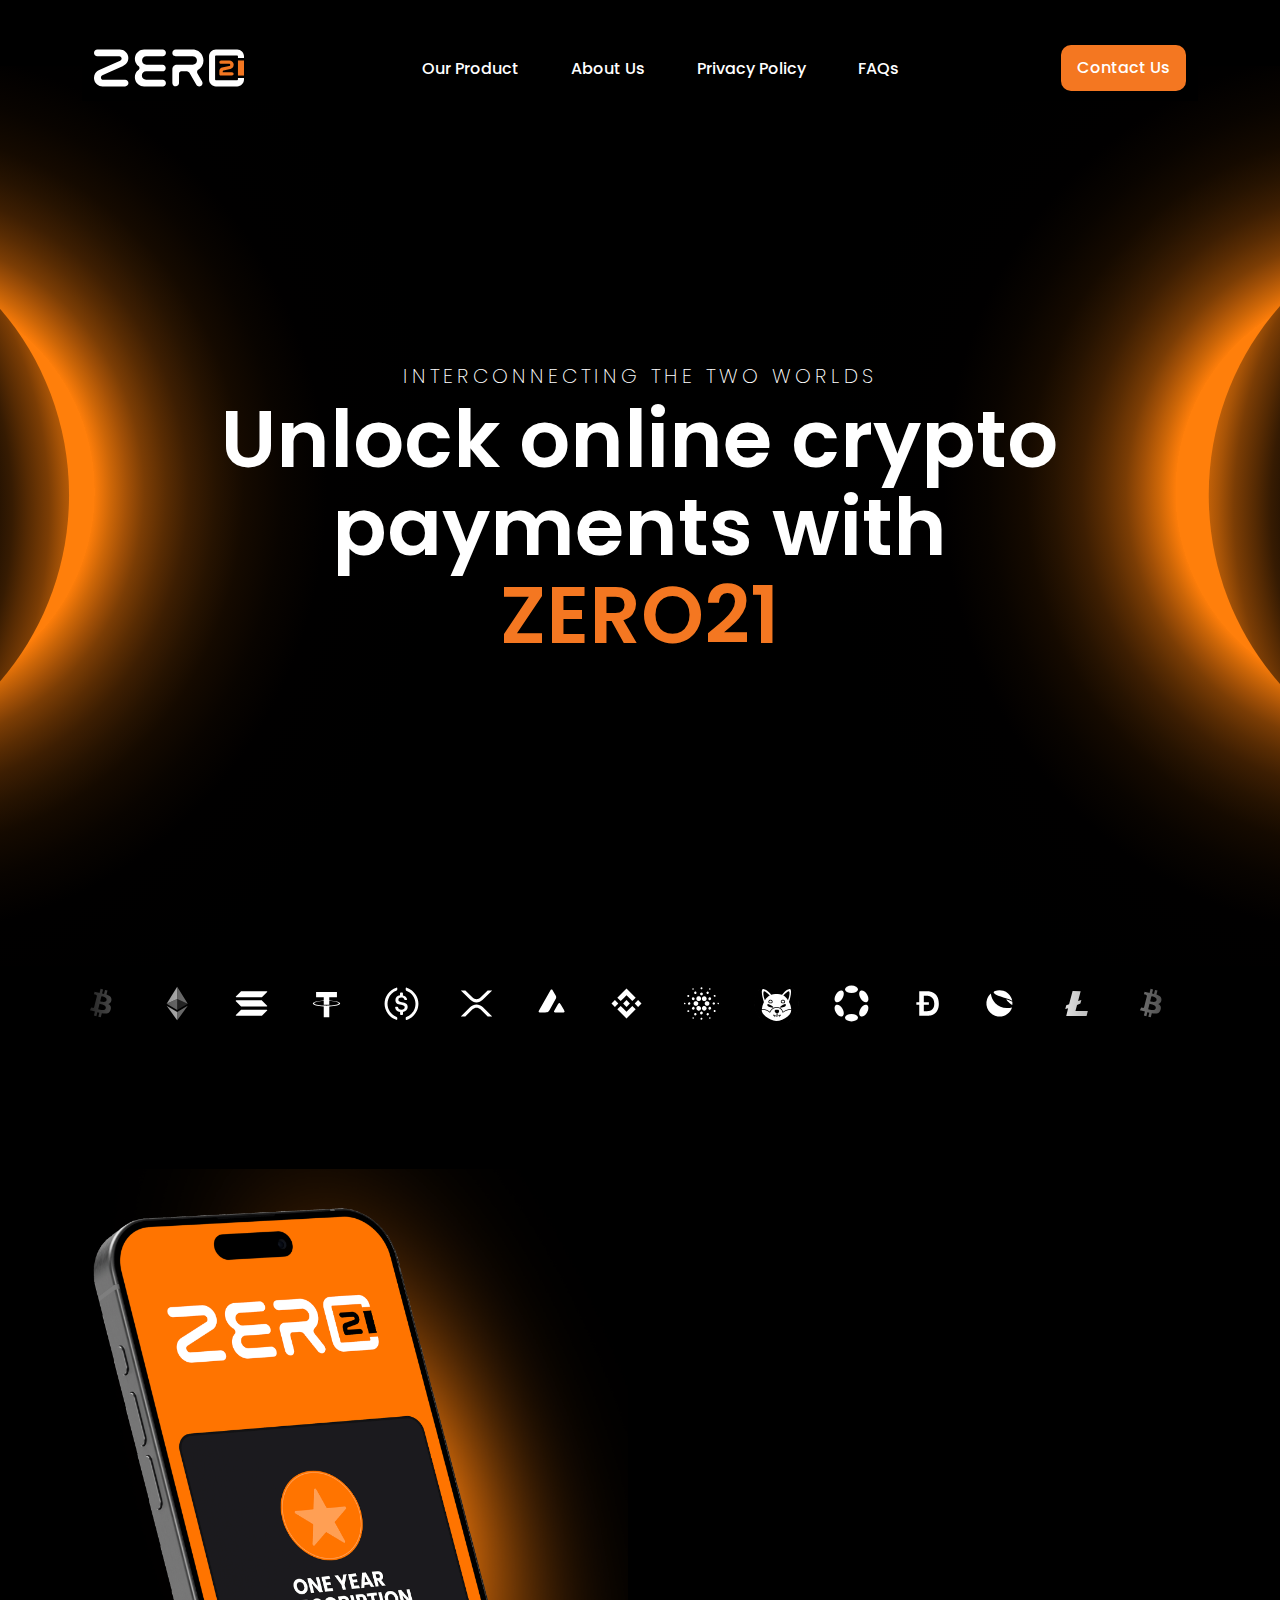
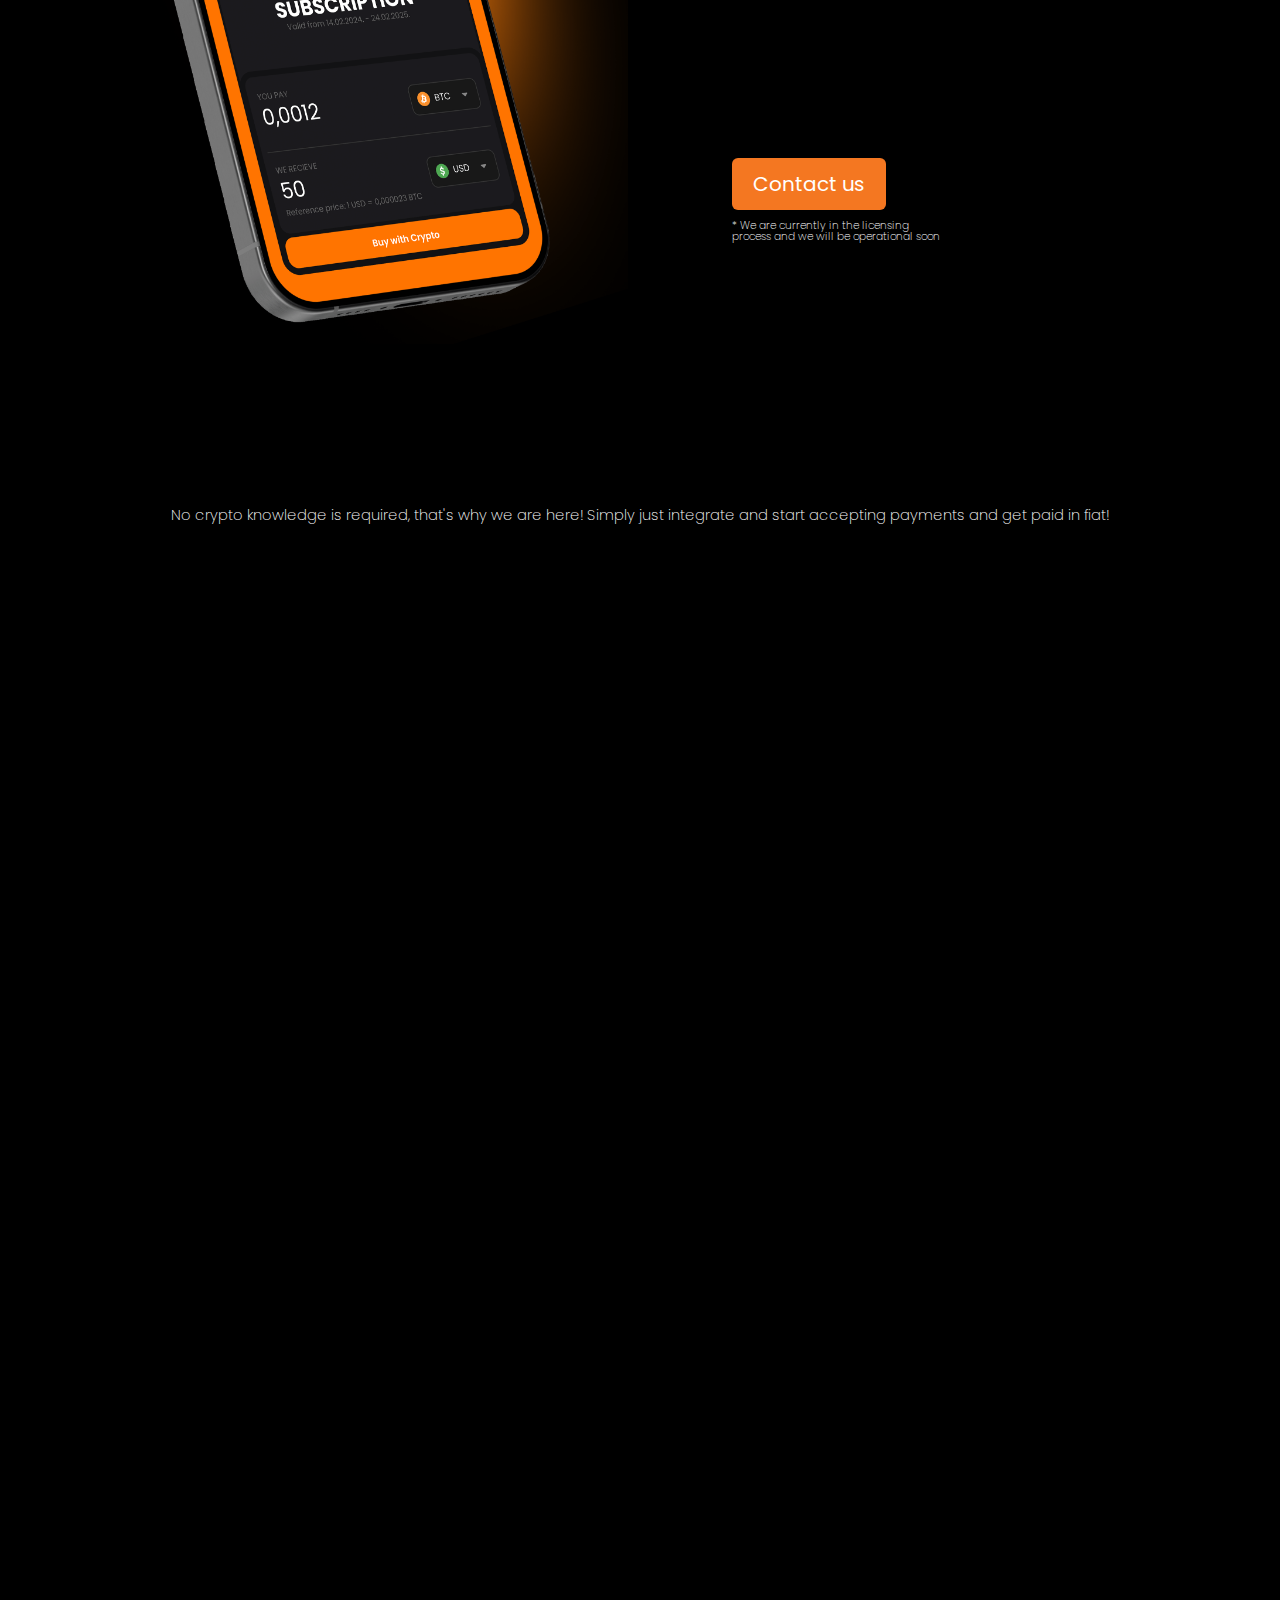
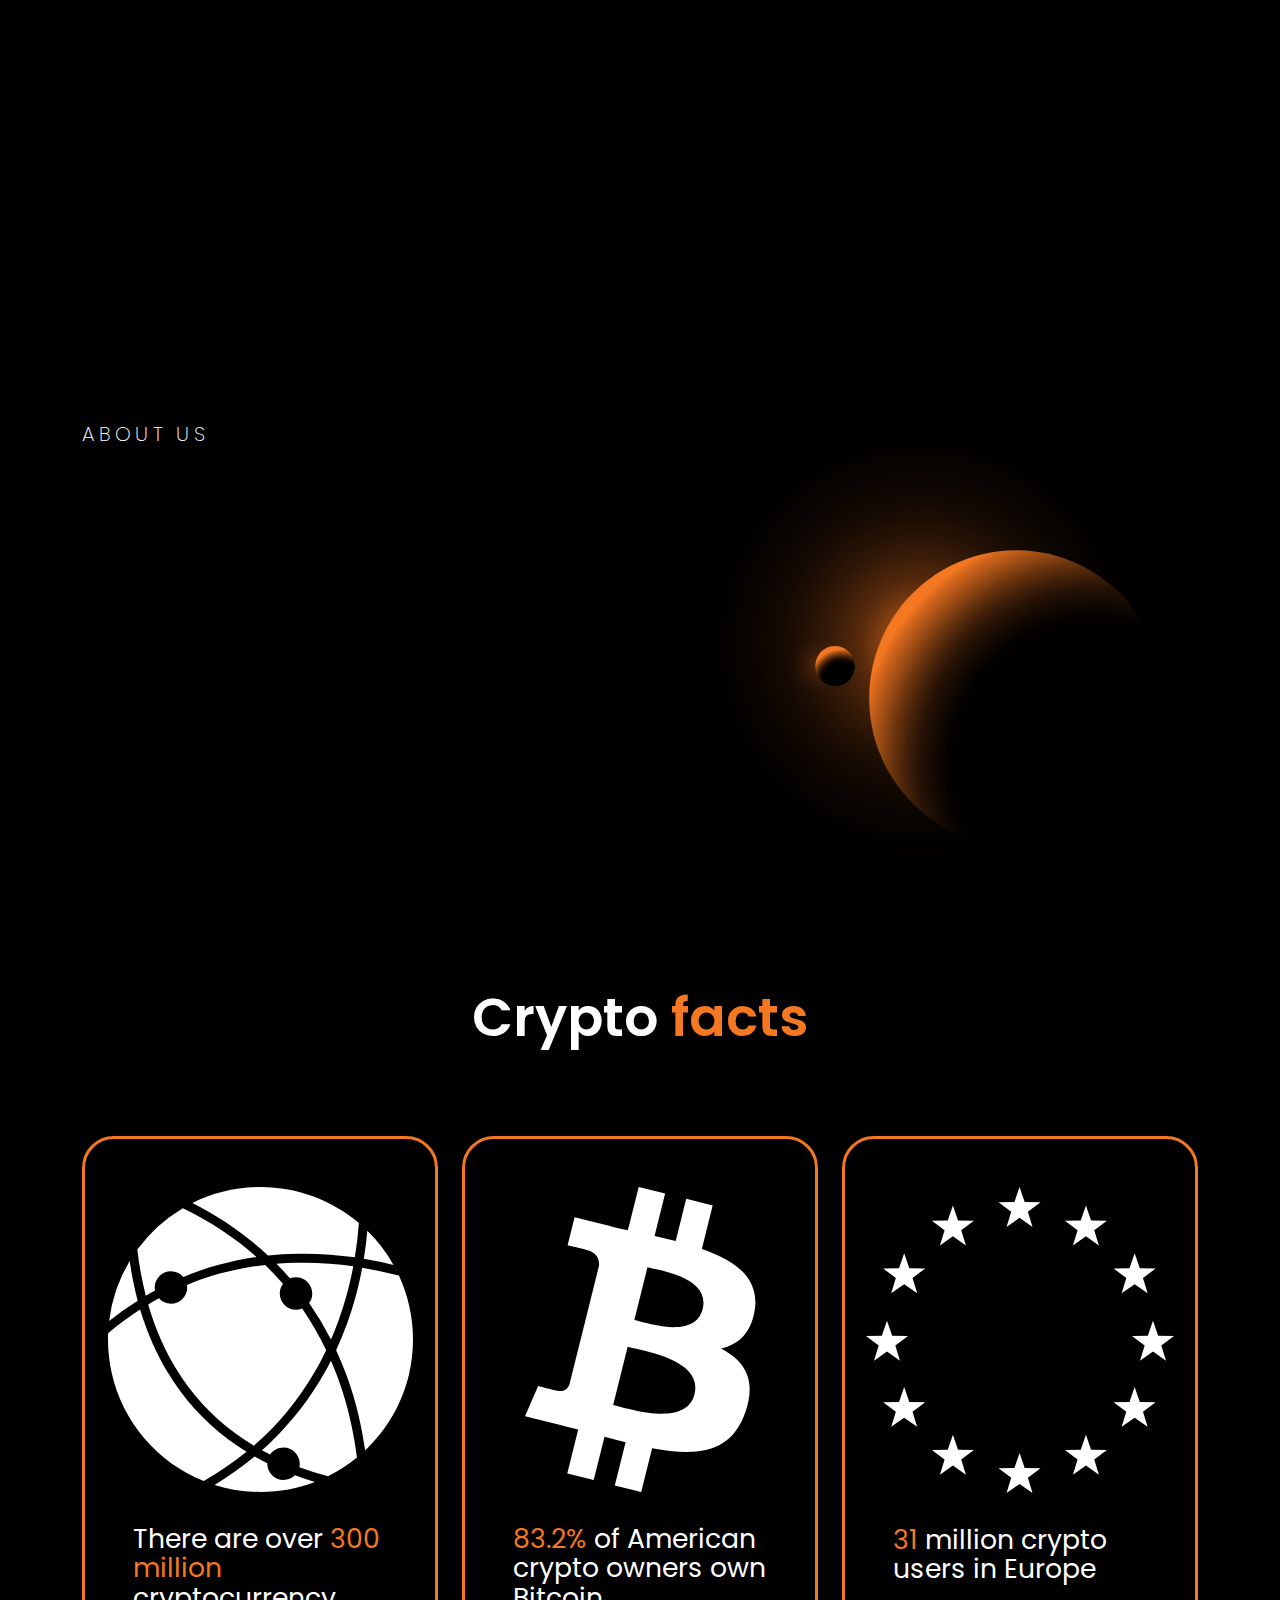
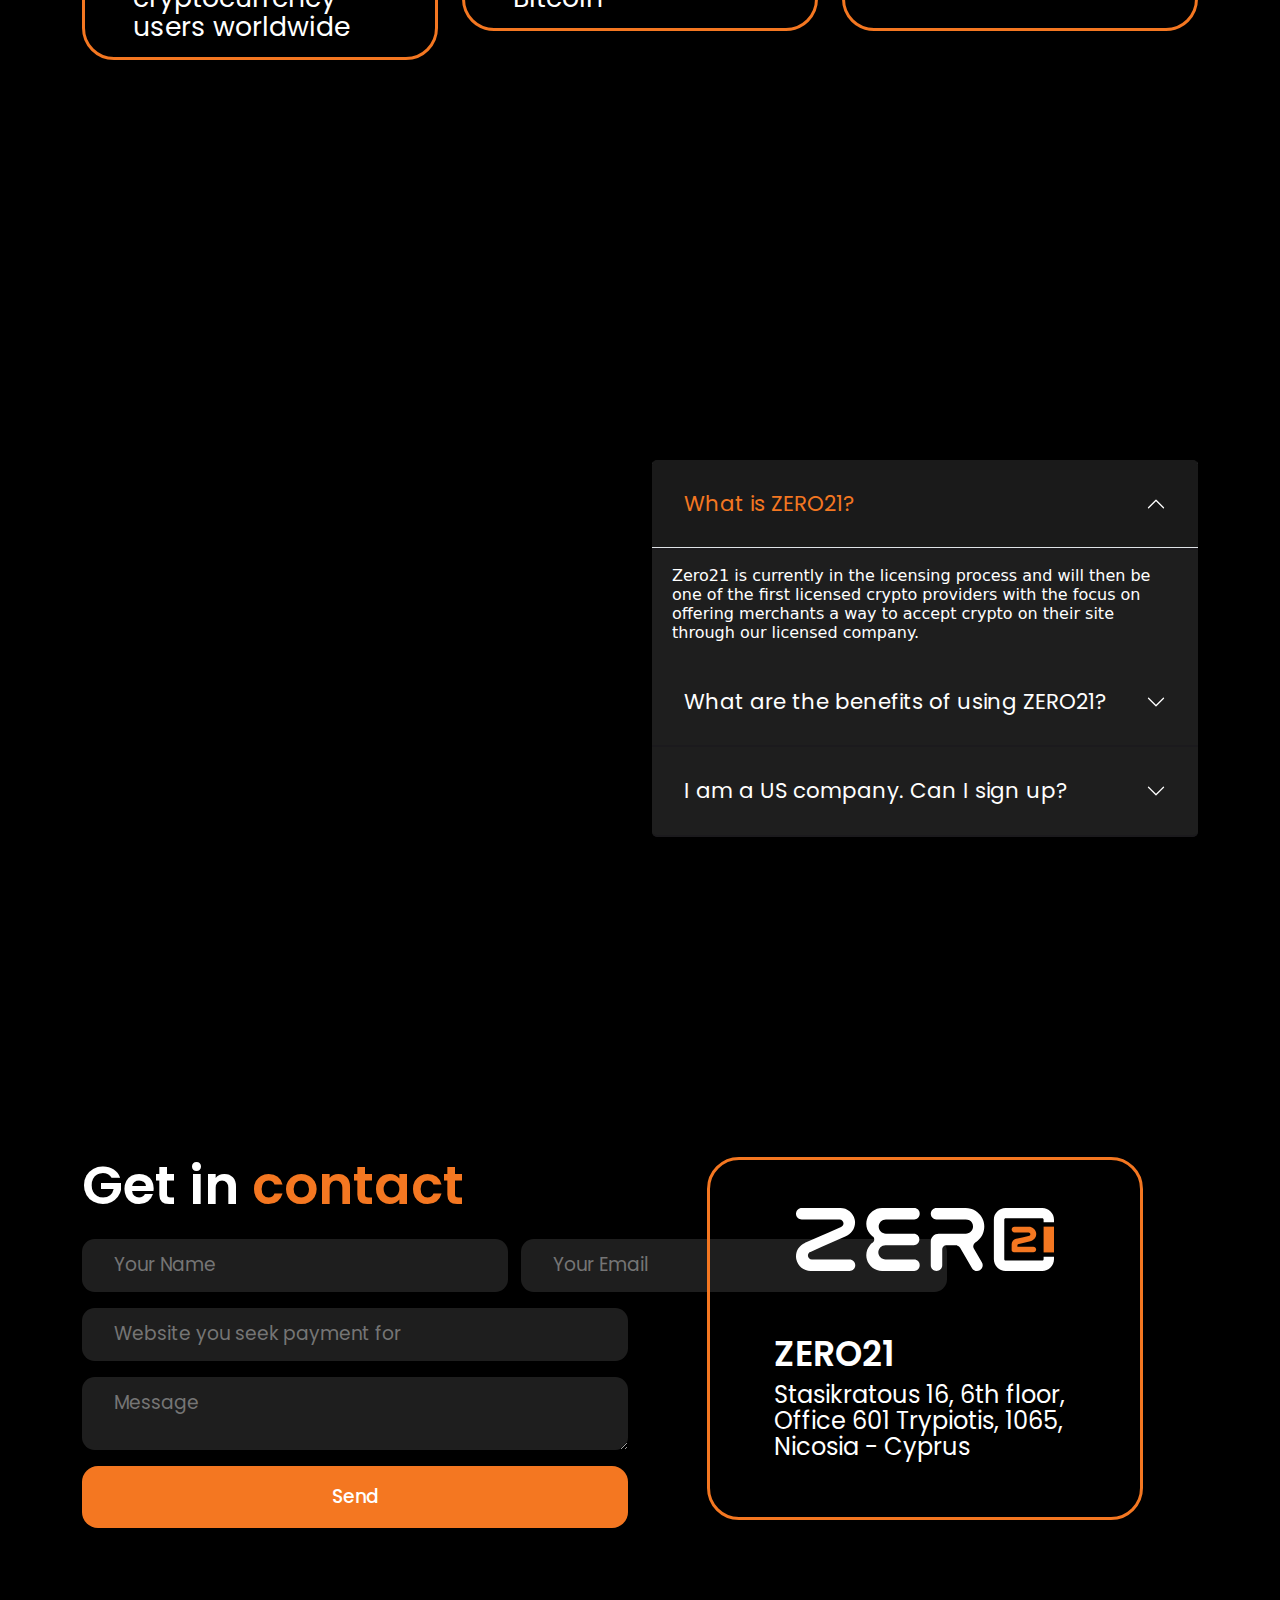
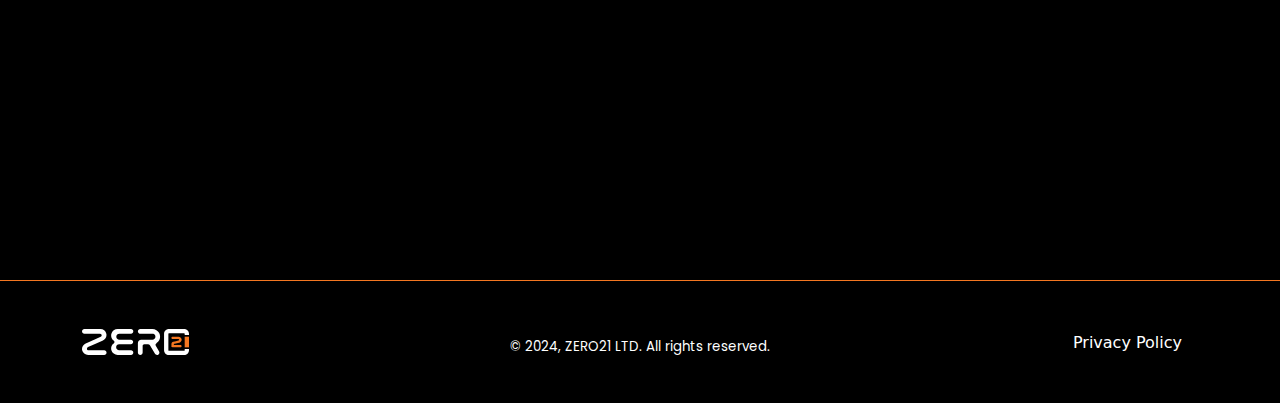
<file: index.html>
<!DOCTYPE html>

<!-- ** TABLE OF CONTENTS ** -->

<!-- 1. Navbar -->
<!-- 2. Hero -->
<!-- 3. Scrolling Bar -->
<!-- 4. Our Product -->
<!-- 5. Three Step -->
<!-- 6. About Us -->
<!-- 7. Crypto Facts -->
<!-- 8. FAQs -->
<!-- 9. Contact Us -->
<!-- 10. Disclaimer -->
<!-- 11. Footer -->

<html lang="en">
  <head>
    <meta charset="utf-8" />
    <meta name="viewport" content="width=device-width, initial-scale=1" />
    <title>ZERO21 - Interconnecting the two worlds</title>
    <link rel="icon" type="image/x-icon" href="./Images/Z21_favicon.svg" />
    <!-- Bootstrap -->
    <link
      rel="stylesheet"
      href="https://cdnjs.cloudflare.com/ajax/libs/animate.css/4.1.1/animate.min.css"
    />
    <link
      href="https://cdn.jsdelivr.net/npm/bootstrap@5.3.3/dist/css/bootstrap.min.css"
      rel="stylesheet"
      integrity="sha384-QWTKZyjpPEjISv5WaRU9OFeRpok6YctnYmDr5pNlyT2bRjXh0JMhjY6hW+ALEwIH"
      crossorigin="anonymous"
    />
    <!-- Google Fonts -->
    <link rel="preconnect" href="https://fonts.googleapis.com" />
    <link rel="preconnect" href="https://fonts.gstatic.com" crossorigin />
    <link
      href="https://fonts.googleapis.com/css2?family=Poppins:ital,wght@0,100;0,200;0,300;0,400;0,500;0,600;0,700;0,800;0,900;1,100;1,200;1,300;1,400;1,500;1,600;1,700;1,800;1,900&display=swap"
      rel="stylesheet"
    />
    <link rel="stylesheet" href="styles.css" />
    <link rel="stylesheet" href="master.css" />
  </head>

  <body>
    <!-- Navbar Start-->

    <div class="container" id="home">
      <nav class="navbar navbar-expand-lg navbar-custom">
        <div class="container-fluid">
          <a class="navbar-brand" href="#hero"
            ><img
              src="./Images/Z21_logo.svg"
              alt="Logo"
              width="150"
              height="40"
          /></a>
          <button
            class="navbar-toggler"
            type="button"
            data-bs-toggle="collapse"
            data-bs-target="#navbarSupportedContent"
            aria-controls="navbarSupportedContent"
            aria-expanded="false"
            aria-label="Toggle navigation"
          >
            <span class="navbar-toggler-icon"></span>
          </button>
          <div class="collapse navbar-collapse" id="navbarSupportedContent">
            <ul class="navbar-nav mx-auto mb-2 mb-lg-0">
              <li class="nav-item">
                <a class="nav-link" href="#our-product">Our Product</a>
              </li>
              <li class="nav-item">
                <a class="nav-link" href="#about-us">About Us</a>
              </li>
              <li class="nav-item">
                <a class="nav-link" href="privacy-policy.html"
                  >Privacy Policy</a
                >
              </li>
              <li class="nav-item">
                <a class="nav-link" href="#faq">FAQs</a>
              </li>
            </ul>
            <a href="#contact-us" class="nav-btn-link"
              ><button class="btn nav-btn" type="submit">Contact Us</button></a
            >
          </div>
        </div>
      </nav>
    </div>

    <!--Navbar End-->

    <!--Hero Start-->

    <section id="hero" class="min-vh-100 d-flex align-items-center text-center">
      <div class="container">
        <div class="row">
          <div class="col-12">
            <h5 class="hero-paragraph animate-on-scroll fade-in-down">
              Interconnecting the TWO worlds
            </h5>
            <h1 class="hero-headline animate-on-scroll fade-in-down">
              Unlock online crypto payments with <span class="z21">ZERO21</span>
            </h1>
          </div>
        </div>
      </div>
    </section>

    <!-- Hero End -->

    <!-- Scrolling Bar Start -->

    <div class="slider">
      <div class="slide-track">
        <!-- 14 Slides -->

        <div class="slide">
          <img class="img" src="./Crypto Icons/Artboard 1.svg" />
        </div>
        <div class="slide">
          <img class="img" src="./Crypto Icons/Artboard 1 copy.svg" />
        </div>
        <div class="slide">
          <img class="img" src="./Crypto Icons/Artboard 1 copy 2.svg" />
        </div>
        <div class="slide">
          <img class="img" src="./Crypto Icons/Artboard 1 copy 3.svg" />
        </div>
        <div class="slide">
          <img class="img" src="./Crypto Icons/Artboard 1 copy 4.svg" />
        </div>
        <div class="slide">
          <img class="img" src="./Crypto Icons/Artboard 1 copy 5.svg" />
        </div>
        <div class="slide">
          <img class="img" src="./Crypto Icons/Artboard 1 copy 6.svg" />
        </div>
        <div class="slide">
          <img class="img" src="./Crypto Icons/Artboard 1 copy 7.svg" />
        </div>
        <div class="slide">
          <img class="img" src="./Crypto Icons/Artboard 1 copy 8.svg" />
        </div>
        <div class="slide">
          <img class="img" src="./Crypto Icons/Artboard 1 copy 9.svg" />
        </div>
        <div class="slide">
          <img class="img" src="./Crypto Icons/Artboard 1 copy 10.svg" />
        </div>
        <div class="slide">
          <img class="img" src="./Crypto Icons/Artboard 1 copy 11.svg" />
        </div>
        <div class="slide">
          <img class="img" src="./Crypto Icons/Artboard 1 copy 12.svg" />
        </div>
        <div class="slide">
          <img class="img" src="./Crypto Icons/Artboard 1 copy 13.svg" />
        </div>

        <!-- Doubled 14 Slides -->

        <div class="slide">
          <img class="img" src="./Crypto Icons/Artboard 1.svg" />
        </div>
        <div class="slide">
          <img class="img" src="./Crypto Icons/Artboard 1 copy.svg" />
        </div>
        <div class="slide">
          <img class="img" src="./Crypto Icons/Artboard 1 copy 2.svg" />
        </div>
        <div class="slide">
          <img class="img" src="./Crypto Icons/Artboard 1 copy 3.svg" />
        </div>
        <div class="slide">
          <img class="img" src="./Crypto Icons/Artboard 1 copy 4.svg" />
        </div>
        <div class="slide">
          <img class="img" src="./Crypto Icons/Artboard 1 copy 5.svg" />
        </div>
        <div class="slide">
          <img class="img" src="./Crypto Icons/Artboard 1 copy 6.svg" />
        </div>
        <div class="slide">
          <img class="img" src="./Crypto Icons/Artboard 1 copy 7.svg" />
        </div>
        <div class="slide">
          <img class="img" src="./Crypto Icons/Artboard 1 copy 8.svg" />
        </div>
        <div class="slide">
          <img class="img" src="./Crypto Icons/Artboard 1 copy 9.svg" />
        </div>
        <div class="slide">
          <img class="img" src="./Crypto Icons/Artboard 1 copy 10.svg" />
        </div>
        <div class="slide">
          <img class="img" src="./Crypto Icons/Artboard 1 copy 11.svg" />
        </div>
        <div class="slide">
          <img class="img" src="./Crypto Icons/Artboard 1 copy 12.svg" />
        </div>
        <div class="slide">
          <img class="img" src="./Crypto Icons/Artboard 1 copy 13.svg" />
        </div>

        <!-- Tripled 14 Slides -->

        <div class="slide">
          <img class="img" src="./Crypto Icons/Artboard 1.svg" />
        </div>
        <div class="slide">
          <img class="img" src="./Crypto Icons/Artboard 1 copy.svg" />
        </div>
        <div class="slide">
          <img class="img" src="./Crypto Icons/Artboard 1 copy 2.svg" />
        </div>
        <div class="slide">
          <img class="img" src="./Crypto Icons/Artboard 1 copy 3.svg" />
        </div>
        <div class="slide">
          <img class="img" src="./Crypto Icons/Artboard 1 copy 4.svg" />
        </div>
        <div class="slide">
          <img class="img" src="./Crypto Icons/Artboard 1 copy 5.svg" />
        </div>
        <div class="slide">
          <img class="img" src="./Crypto Icons/Artboard 1 copy 6.svg" />
        </div>
        <div class="slide">
          <img class="img" src="./Crypto Icons/Artboard 1 copy 7.svg" />
        </div>
        <div class="slide">
          <img class="img" src="./Crypto Icons/Artboard 1 copy 8.svg" />
        </div>
        <div class="slide">
          <img class="img" src="./Crypto Icons/Artboard 1 copy 9.svg" />
        </div>
        <div class="slide">
          <img class="img" src="./Crypto Icons/Artboard 1 copy 10.svg" />
        </div>
        <div class="slide">
          <img class="img" src="./Crypto Icons/Artboard 1 copy 11.svg" />
        </div>
        <div class="slide">
          <img class="img" src="./Crypto Icons/Artboard 1 copy 12.svg" />
        </div>
        <div class="slide">
          <img class="img" src="./Crypto Icons/Artboard 1 copy 13.svg" />
        </div>
      </div>
    </div>

    <!-- Scrolling Bar End -->

    <!-- Our Product Start -->

    <div class="container our-product" id="our-product">
      <div class="row align-items-center">
        <div class="col-sm-6">
          <img
            src="./Images/Z21_iPhone_4.png"
            class="img-fluid product-img"
            alt="iPhone_image"
          />
        </div>
        <div class="col-sm-6 product-txt">
          <h1 class="product-header animate-on-scroll fade-in-down">
            Our <span class="product">product</span>
          </h1>
          <p class="product-paragraph animate-on-scroll fade-in-right">
            ZERO21 is currently in the licensing process and will soon be a
            fully licensed crypto provider with the focus on offering merchants
            a way to accept crypto payments on their site through our licensed
            company.
            <span style="color: #f47721; font-weight: 500"
              >We are interconnecting the two worlds.</span
            >
            Our solution is accepted and 100% compliant and regulated by the
            <span style="color: #f47721; font-weight: 500"
              >FIAT regulatory world</span
            >, and 100% compliant and regulated by the
            <span style="color: #f47721; font-weight: 500">crypto world</span>.
            Importantly, this is done with the consumer in mind as well as the
            merchant making sure not to disrupt any current flows. Just a simple
            add-on solution to your payment methods at checkout!
            <br />
            <br />
            ZERO21 enables the processing of any cryptocurrency for e-commerce
            transactions for any e-commerce store operating today in a simple,
            fast, and traditional transaction-based manner. We settle processed
            funds in a traditional corporate way into the merchant's bank
            account in their preferred currency. Similar to any traditional
            alternative fiat payment method, which processes transactions and
            provides funds via FX, we will settle in a simple streamlined matter
            of fiat to the merchant globally.
          </p>
          <a href="#contact-us" class="btn product-btn">Contact us</a>
          <p class="product-notification">
            * We are currently in the licensing <br />
            process and we will be operational soon
          </p>
        </div>
      </div>
    </div>

    <!-- Our Product End -->

    <!-- 3 steps Start -->

    <div class="container">
      <div class="row">
        <h1 class="three-step-headline animate-on-scroll fade-in-down">
          Accept crypto in
          <span class="three-step-headline-orange">3 easy steps</span>
        </h1>
        <p class="three-step-paragraph">
          No crypto knowledge is required, that's why we are here! Simply just
          integrate and start accepting payments and get paid in fiat!
        </p>
      </div>
    </div>

    <div class="container container-cards">
      <div class="row">
        <div class="col-lg-6">
          <div class="card-one animate-on-scroll fade-in">
            <img src="./Images/Z21_logo.svg" class="three-step-logo" />
            <img
              src="./Images/Crypto_logos.svg"
              class="three-step-crypto-logos"
            />
            <div class="card-txt">
              <h1 class="three-step-number">1</h1>
              <h3 class="three-step-txt">
                Customer choose their preferred crypto payment method at
                checkout
              </h3>
            </div>
          </div>
          <div class="card-three animate-on-scroll fade-in">
            <img src="./Images/Z21_logo.svg" class="three-step-logo" />
            <img src="./Images/Checkmark.svg" class="three-step-checkmark" />
            <div class="card-txt">
              <h1 class="three-step-number">3</h1>
              <h3 class="three-step-txt">
                Payment successful, merchant receives funds instantly
              </h3>
            </div>
          </div>
        </div>
        <div class="col-lg-6 card-two-collumn">
          <div class="card-two animate-on-scroll fade-in">
            <img src="./Images/Z21_logo.svg" class="three-step-logo" />
            <img src="./Images/QR_code.svg" class="three-step-qr" />
            <div class="card-txt">
              <h1 class="three-step-number">2</h1>
              <h3 class="three-step-txt">
                Customer scans the QR Code and approves payment
              </h3>
            </div>
          </div>
        </div>
      </div>
    </div>

    <!-- 3 steps End -->

    <!-- About Us Start -->

    <div class="container about-us" id="about-us">
      <div class="row align-items-center">
        <div class="col-sm-6 about-us-txt">
          <p class="about-us-paragraph">ABOUT US</p>
          <h1 class="about-us-headline animate-on-scroll fade-in-down">
            Interconnecting the <span class="two-worlds">2 worlds</span>
          </h1>
          <p class="about-us-paragraph-two animate-on-scroll fade-in-down">
            ZERO21 is in the process of becoming the first licensed
            fiat-to-crypto crypto to fiat provider globally, based in Cyprus.
            Women-owned, our Founder, Ines Kring has been in the payment
            industry for over 25 years and knows all the challenges merchants
            face when it comes to “pretty much” everything in payments. Ines
            Kring says: “We have been doing extensive research over the last
            couple of years to build a solution to this challenging issue of
            “interconnecting the 2 worlds of crypto and fiat”. We developed a
            unique solution to solve this problem, and to allow true turn-key
            access for any e-commerce merchant to the crypto world. This
            approach allows us to combine the best of both worlds, providing a
            global first-to-market, fully operational, and fully regulated
            solution to the e-commerce crypto acceptance problem.
          </p>
        </div>
        <div class="col-sm-6">
          <img
            src="./Images/About us_img.svg"
            class="img-fluid"
            alt="Planets"
          />
        </div>
      </div>
    </div>

    <!-- About Us End -->

    <!-- Crypto Facts Start -->

    <div class="container">
      <div class="row">
        <h1 class="facts-headline">
          Crypto
          <span class="facts-orange">facts</span>
        </h1>
      </div>
    </div>

    <div class="container">
      <div class="row crypto-facts">
        <div class="col-lg-4">
          <div class="fact-one">
            <img src="./Images/Globe_img.svg" class="facts-first-img" />
            <p class="facts-paragraph">
              There are over
              <span class="facts-orange">300 million</span> cryptocurrency users
              worldwide
            </p>
          </div>
        </div>
        <div class="col-lg-4">
          <div class="fact-two">
            <img src="./Images/Bitcoin.svg" class="facts-second-img" />
            <p class="facts-paragraph">
              <span class="facts-orange">83.2%</span> of American crypto owners
              own Bitcoin
            </p>
          </div>
        </div>
        <div class="col-lg-4">
          <div class="fact-three">
            <img src="./Images/EU.svg" class="facts-third-img" />
            <p class="facts-paragraph">
              <span class="facts-orange">31</span> million crypto users in
              Europe
            </p>
          </div>
        </div>
      </div>
    </div>

    <!-- Crypto Facts End -->

    <!-- FAQs Start -->

    <div class="container faq" id="faq">
      <div class="row">
        <div class="col-lg-6">
          <h1 class="faq-headline animate-on-scroll fade-in-right">
            Frequently asked <span class="faq-orange">questions</span>
          </h1>
        </div>
        <div class="col-lg-6">
          <div class="accordion" id="accordionExample">
            <div class="accordion-item">
              <h2 class="accordion-header">
                <button
                  class="accordion-button"
                  type="button"
                  data-bs-toggle="collapse"
                  data-bs-target="#collapseOne"
                  aria-expanded="true"
                  aria-controls="collapseOne"
                >
                  What is ZERO21?
                </button>
              </h2>
              <div
                id="collapseOne"
                class="accordion-collapse collapse show"
                data-bs-parent="#accordionExample"
              >
                <div class="accordion-body">
                  Zero21 is currently in the licensing process and will then be
                  one of the first licensed crypto providers with the focus on
                  offering merchants a way to accept crypto on their site
                  through our licensed company.
                </div>
              </div>
            </div>
            <div class="accordion-item">
              <h2 class="accordion-header">
                <button
                  class="accordion-button collapsed"
                  type="button"
                  data-bs-toggle="collapse"
                  data-bs-target="#collapseTwo"
                  aria-expanded="false"
                  aria-controls="collapseTwo"
                >
                  What are the benefits of using ZERO21?
                </button>
              </h2>
              <div
                id="collapseTwo"
                class="accordion-collapse collapse"
                data-bs-parent="#accordionExample"
              >
                <div class="accordion-body">
                  As a merchant, you will be able to offer crypto payment
                  options to your customers, expanding your market and
                  increasing your conversion rate. You'll provide a secure and
                  safe payment method! It's always beneficial to offer as many
                  payment options as possible to accommodate your customers. The
                  best part is that, as a merchant, you won't have to handle
                  crypto directly - you'll receive fiat currency if you prefer.
                </div>
              </div>
            </div>
            <div class="accordion-item">
              <h2 class="accordion-header">
                <button
                  class="accordion-button collapsed"
                  type="button"
                  data-bs-toggle="collapse"
                  data-bs-target="#collapseThree"
                  aria-expanded="false"
                  aria-controls="collapseThree"
                >
                  I am a US company. Can I sign up?
                </button>
              </h2>
              <div
                id="collapseThree"
                class="accordion-collapse collapse"
                data-bs-parent="#accordionExample"
              >
                <div class="accordion-body">
                  Yes. We specialize in the US market and are the only provider
                  in this area to offer this service.
                </div>
              </div>
            </div>
          </div>
        </div>
      </div>
    </div>

    <!-- FAQs End -->

    <!-- Contact Us Start -->

    <div class="container contact-us" id="contact-us">
      <div class="row">
        <div class="col-xl-6">
          <h1 class="contact-headline-left">
            Get in <span class="contact-orange">contact</span>
          </h1>
          <div class="contact-fields">
            <div class="name-and-email">
              <input class="contact-name" placeholder="Your Name" type="text" />
              <input
                class="contact-email"
                placeholder="Your Email"
                type="text"
              />
            </div>
            <input
              class="contact-website"
              placeholder="Website you seek payment for"
            />
            <textarea
              class="contact-msg"
              placeholder="Message"
              rows="{12}"
              cols="{35}"
            ></textarea>
            <div class="btn contact-btn">Send</div>
          </div>
        </div>
        <div class="col-sm-6 contact-div">
          <div class="contact-info">
            <img src="./Images/Z21_logo.svg" class="contact-img" />
            <div class="contact-txt">
              <h1 class="contact-headline">ZERO21</h1>
              <h3 class="contact-paragraph">
                Stasikratous 16, 6th floor, Office 601 Trypiotis, 1065, Nicosia
                - Cyprus
              </h3>
            </div>
          </div>
        </div>
      </div>
    </div>

    <!-- Contact Us End -->

    <!-- Disclaimer Start -->

    <div class="container disclaimer">
      <div class="row">
        <div class="col-lg-12 disclaimer-col animate-on-scroll fade-in-down">
          <h1 class="disclaimer-headline">Disclaimer</h1>
          <p class="disclaimer-paragraph">
            ZER021 LTD will not offer investment recommendations, instead will
            offer various tools for information and research on its website
            where self-directed clients can inform themselves about the
            cryptocurrency markets. For more information, visit
            <a href="https://coinmarketcap.com/" class="disclaimer-link"
              >CoinMarketCap</a
            >
            and
            <a href="https://www.cryptocompare.com/" class="disclaimer-link"
              >CryptoCompare</a
            >.
          </p>
        </div>
      </div>
    </div>

    <!-- Disclaimer End -->

    <!-- Footer Start -->

    <div class="footer-separator"></div>

    <div class="container footer">
      <div class="row">
        <div class="col-sm-4">
          <a href="#home" class="footer-img"
            ><img src="./Images/Z21_logo.svg" class="footer-img"
          /></a>
        </div>
        <div class="col-sm-4">
          <h3 class="footer-txt">© 2024, ZERO21 LTD. All rights reserved.</h3>
        </div>
        <div class="col-sm-4 footer-links">
          <a href="./privacy-policy.html" class="footer-link">Privacy Policy</a>
        </div>
      </div>
    </div>

    <!-- Footer End -->

    <script
      src="https://cdn.jsdelivr.net/npm/bootstrap@5.3.3/dist/js/bootstrap.bundle.min.js"
      integrity="sha384-YvpcrYf0tY3lHB60NNkmXc5s9fDVZLESaAA55NDzOxhy9GkcIdslK1eN7N6jIeHz"
      crossorigin="anonymous"
    ></script>

    <script src="script.js"></script>
  </body>
</html>
</file>
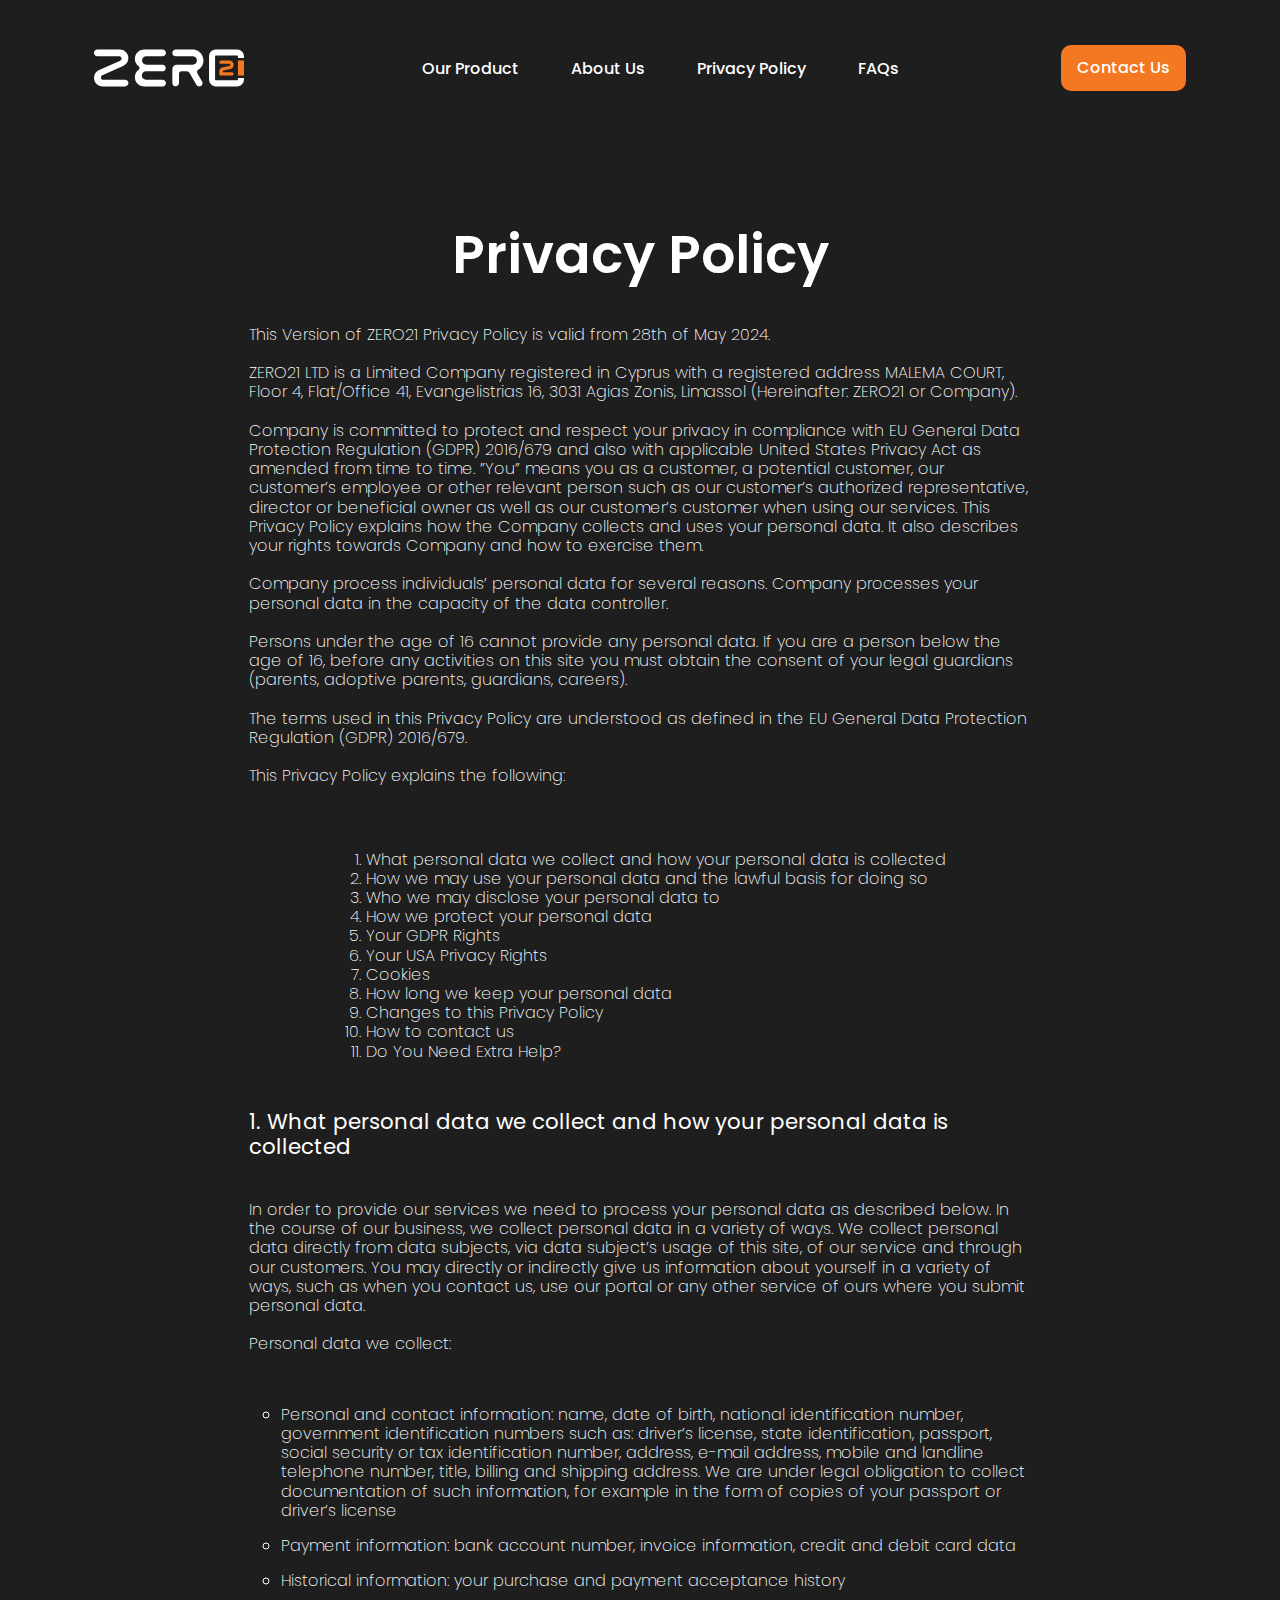
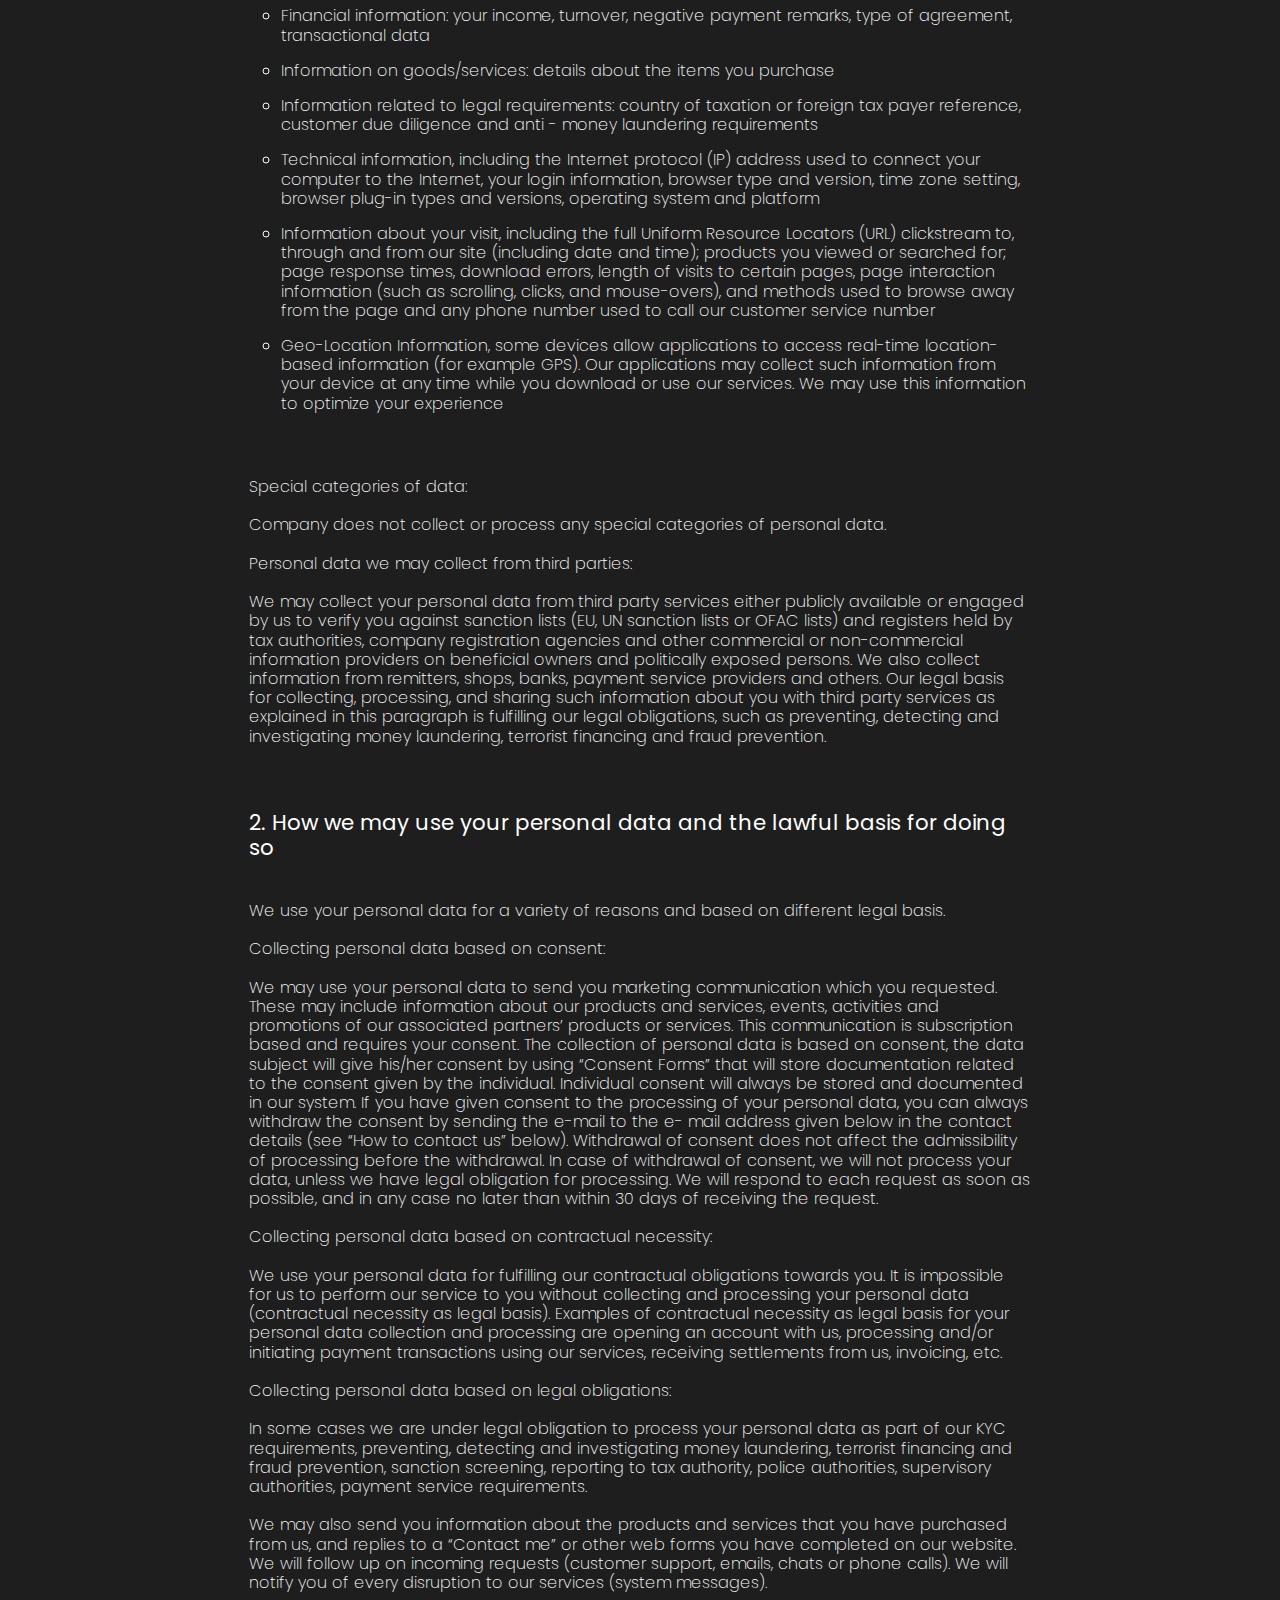
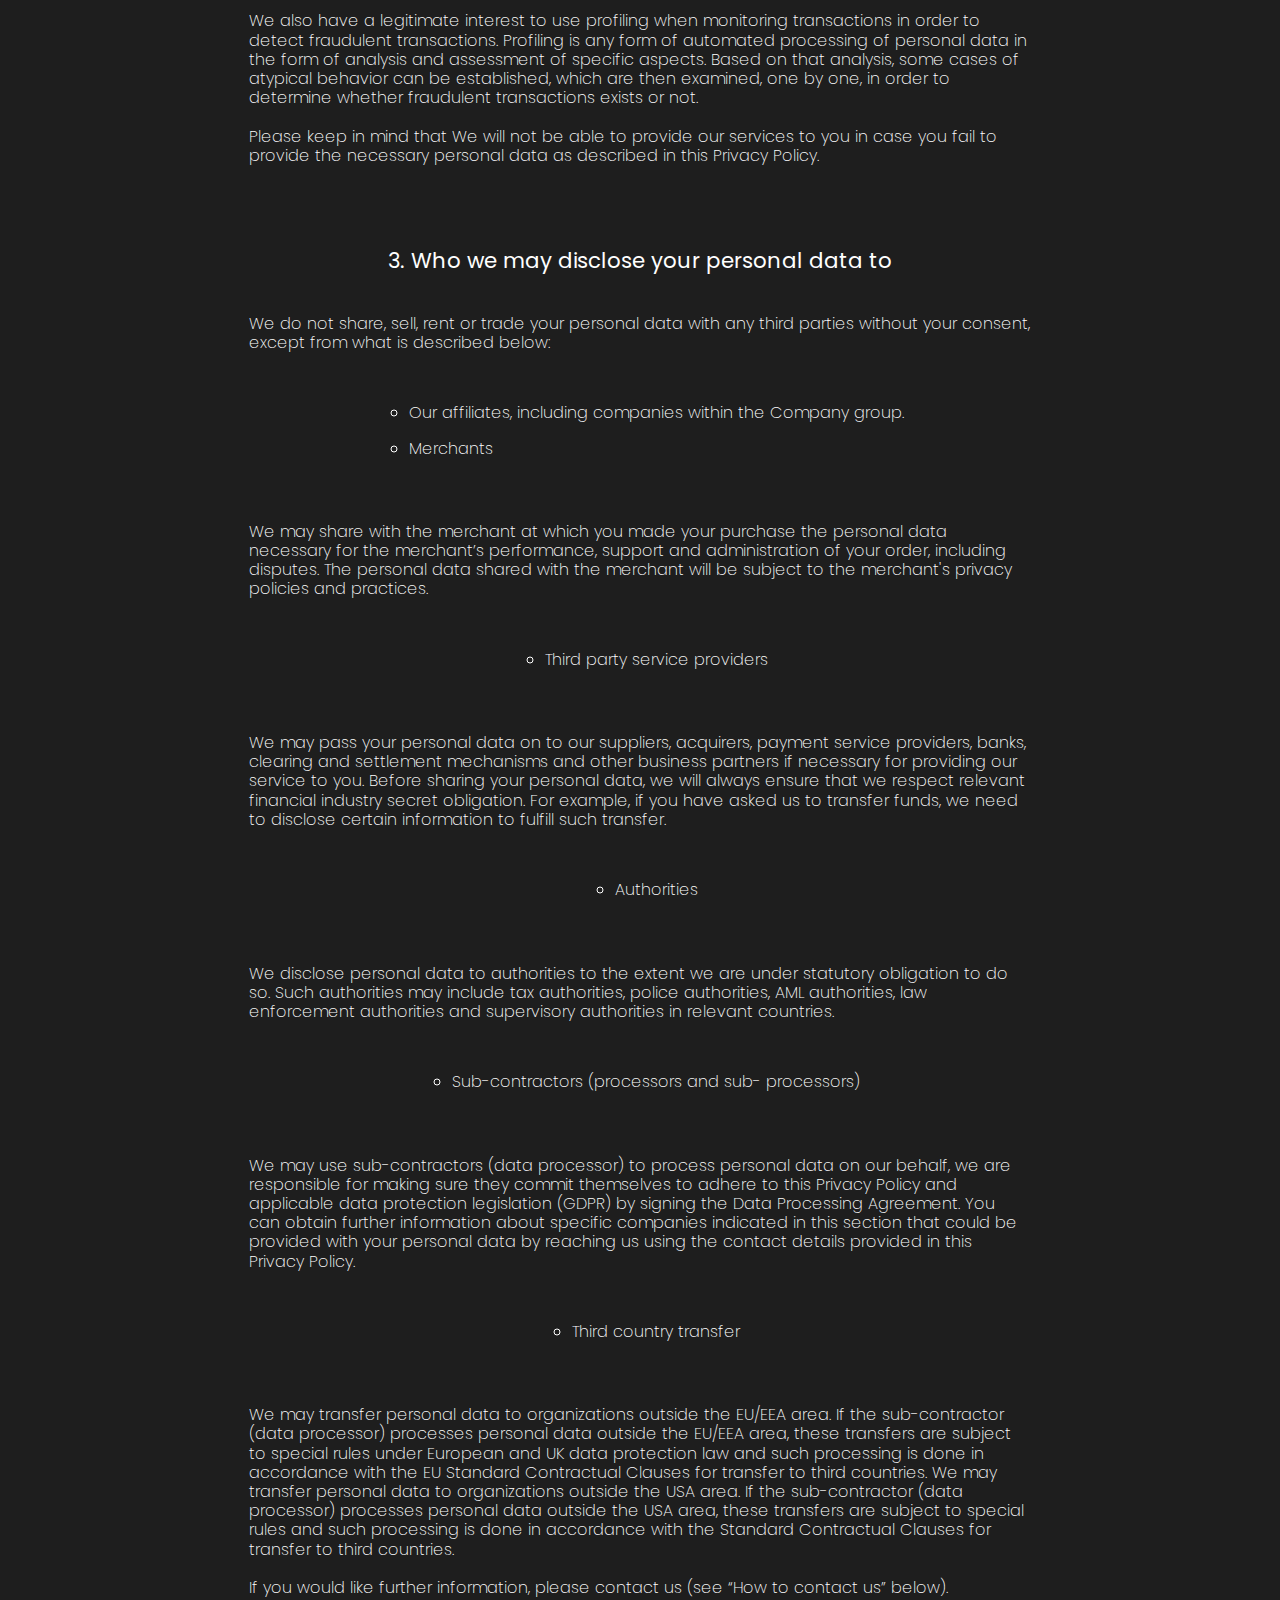
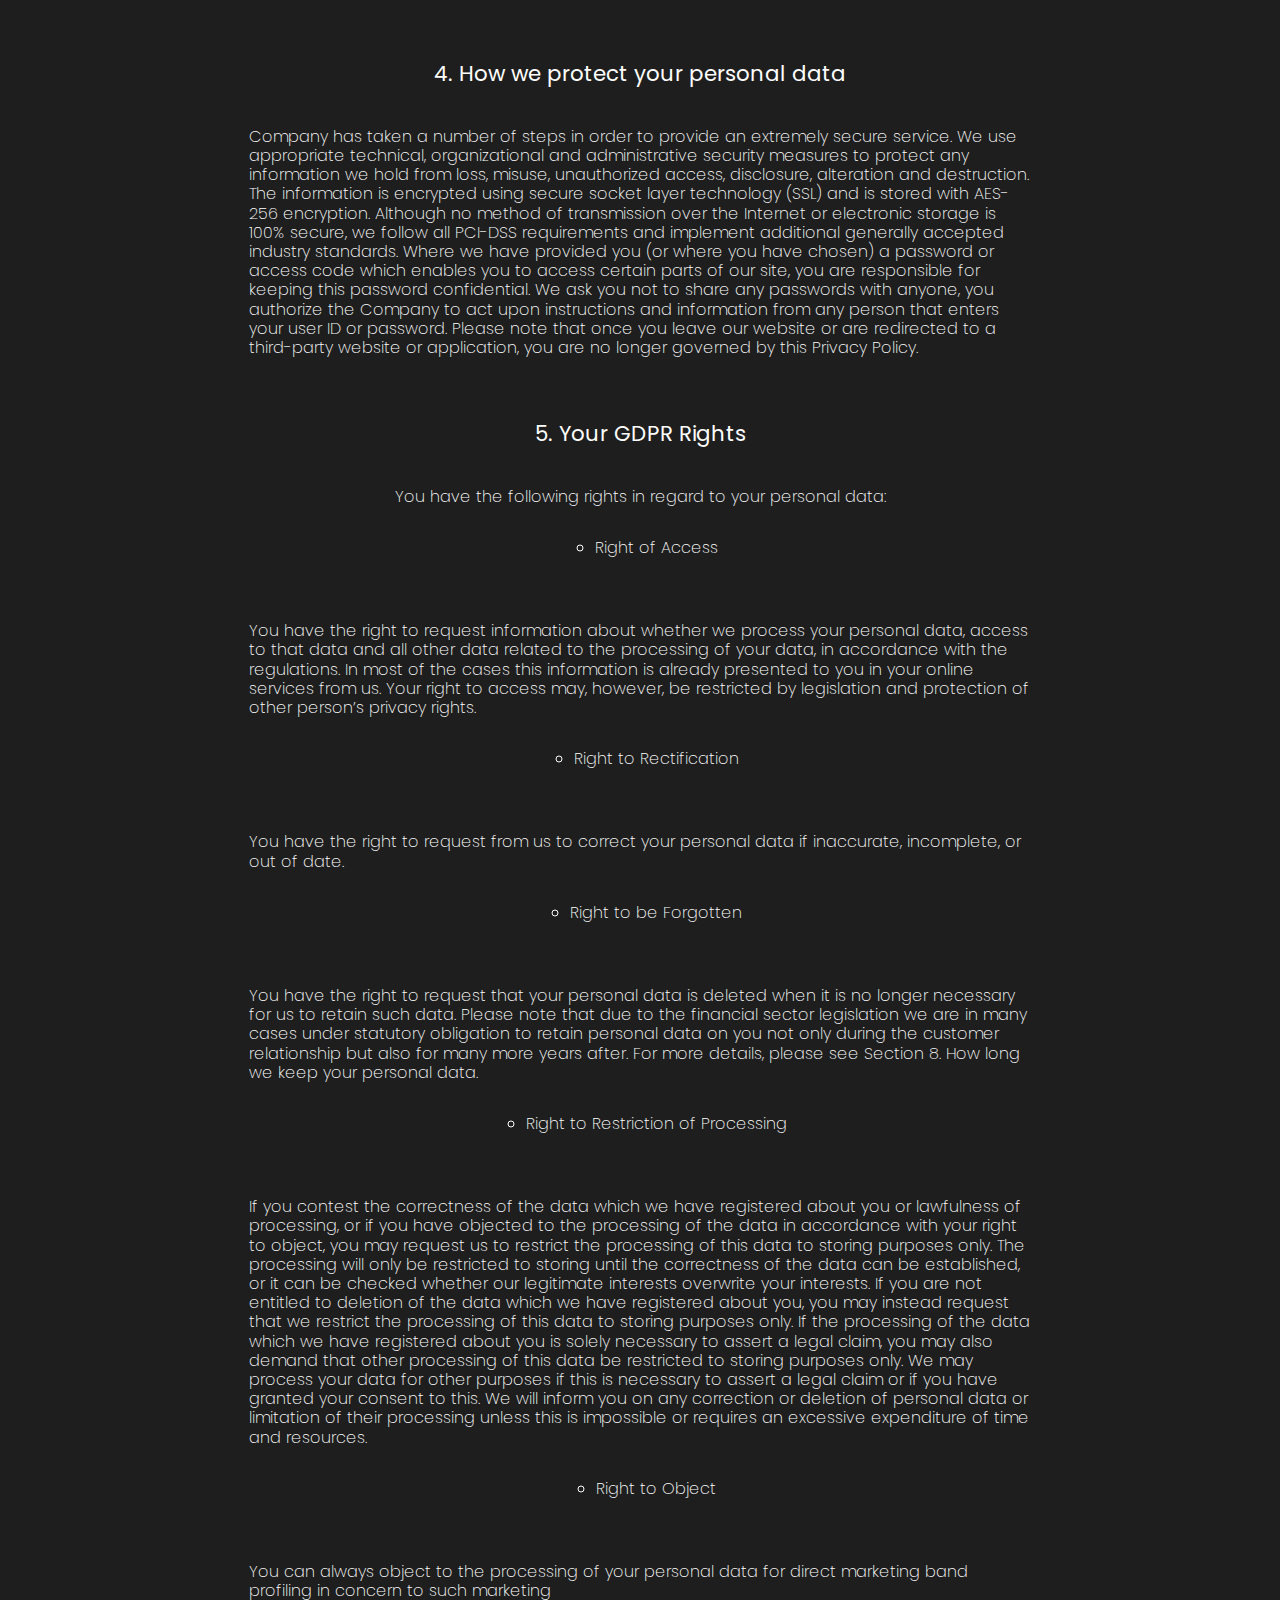
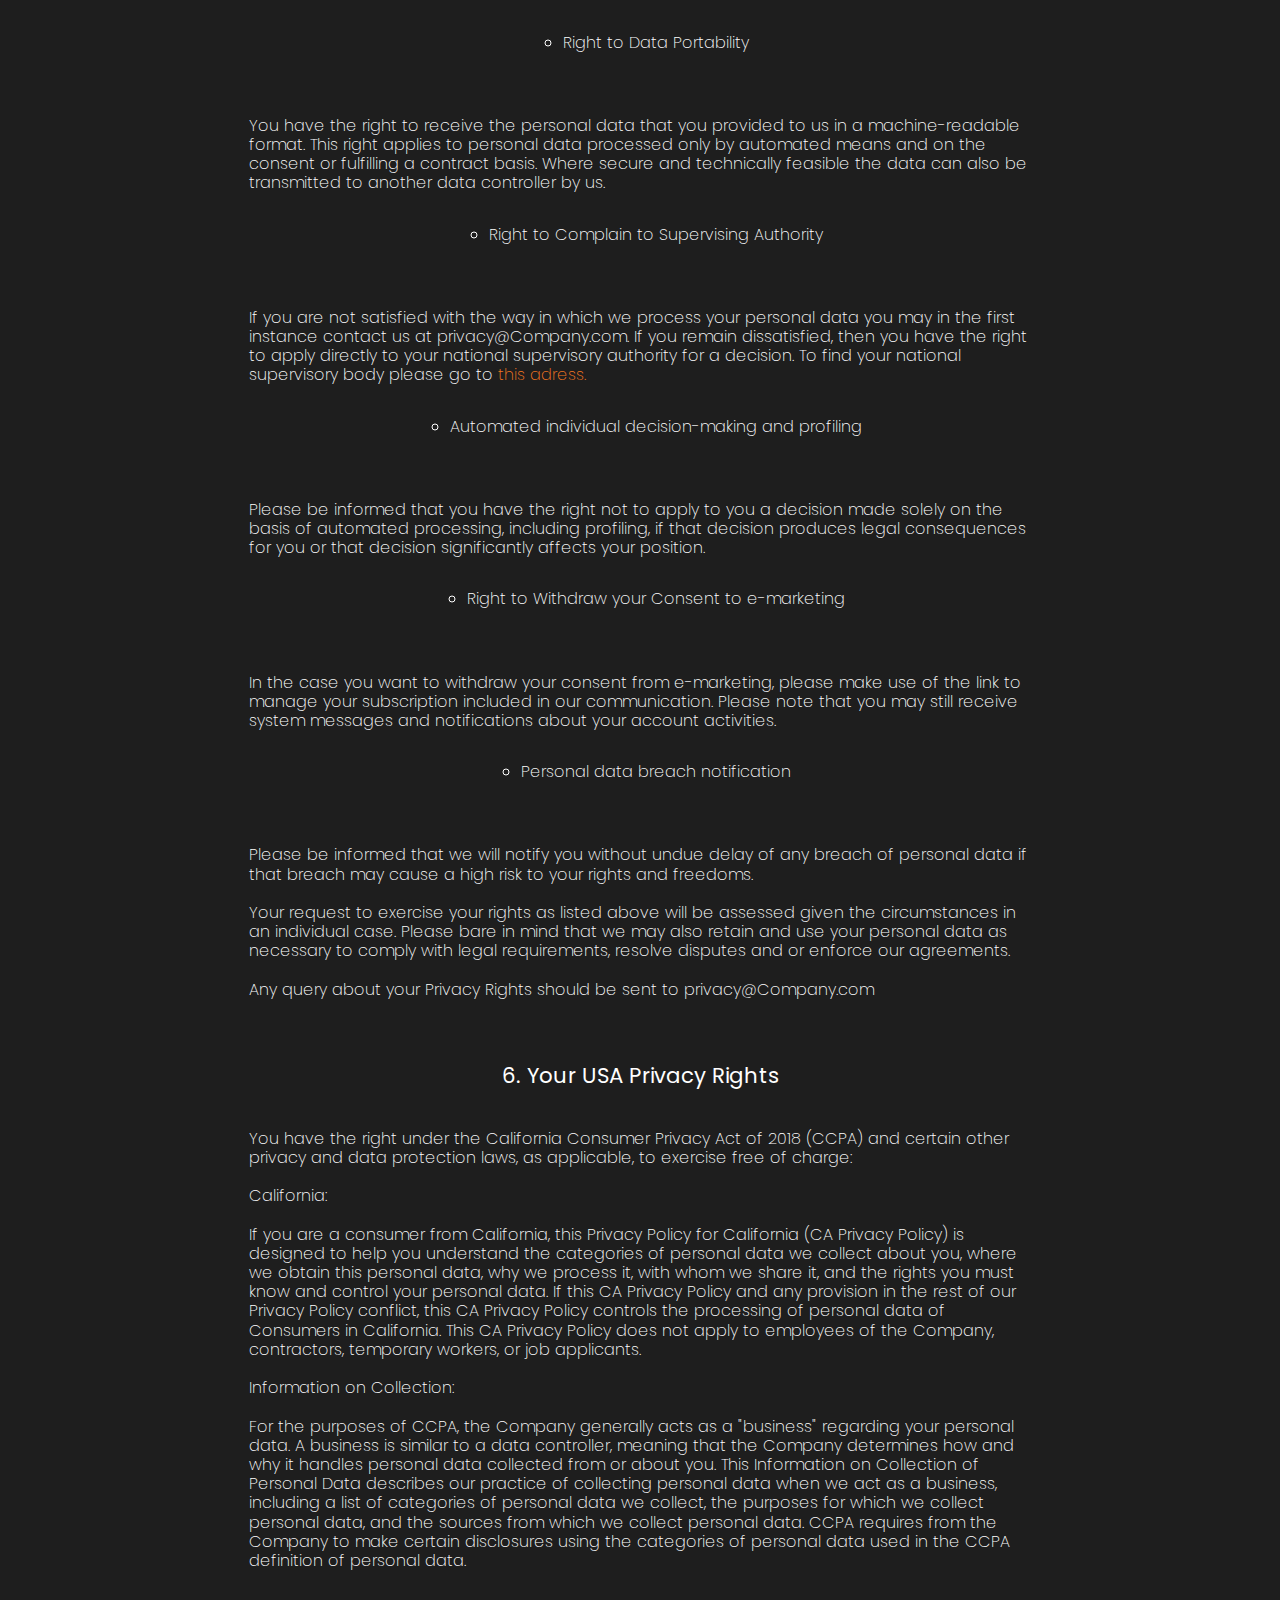
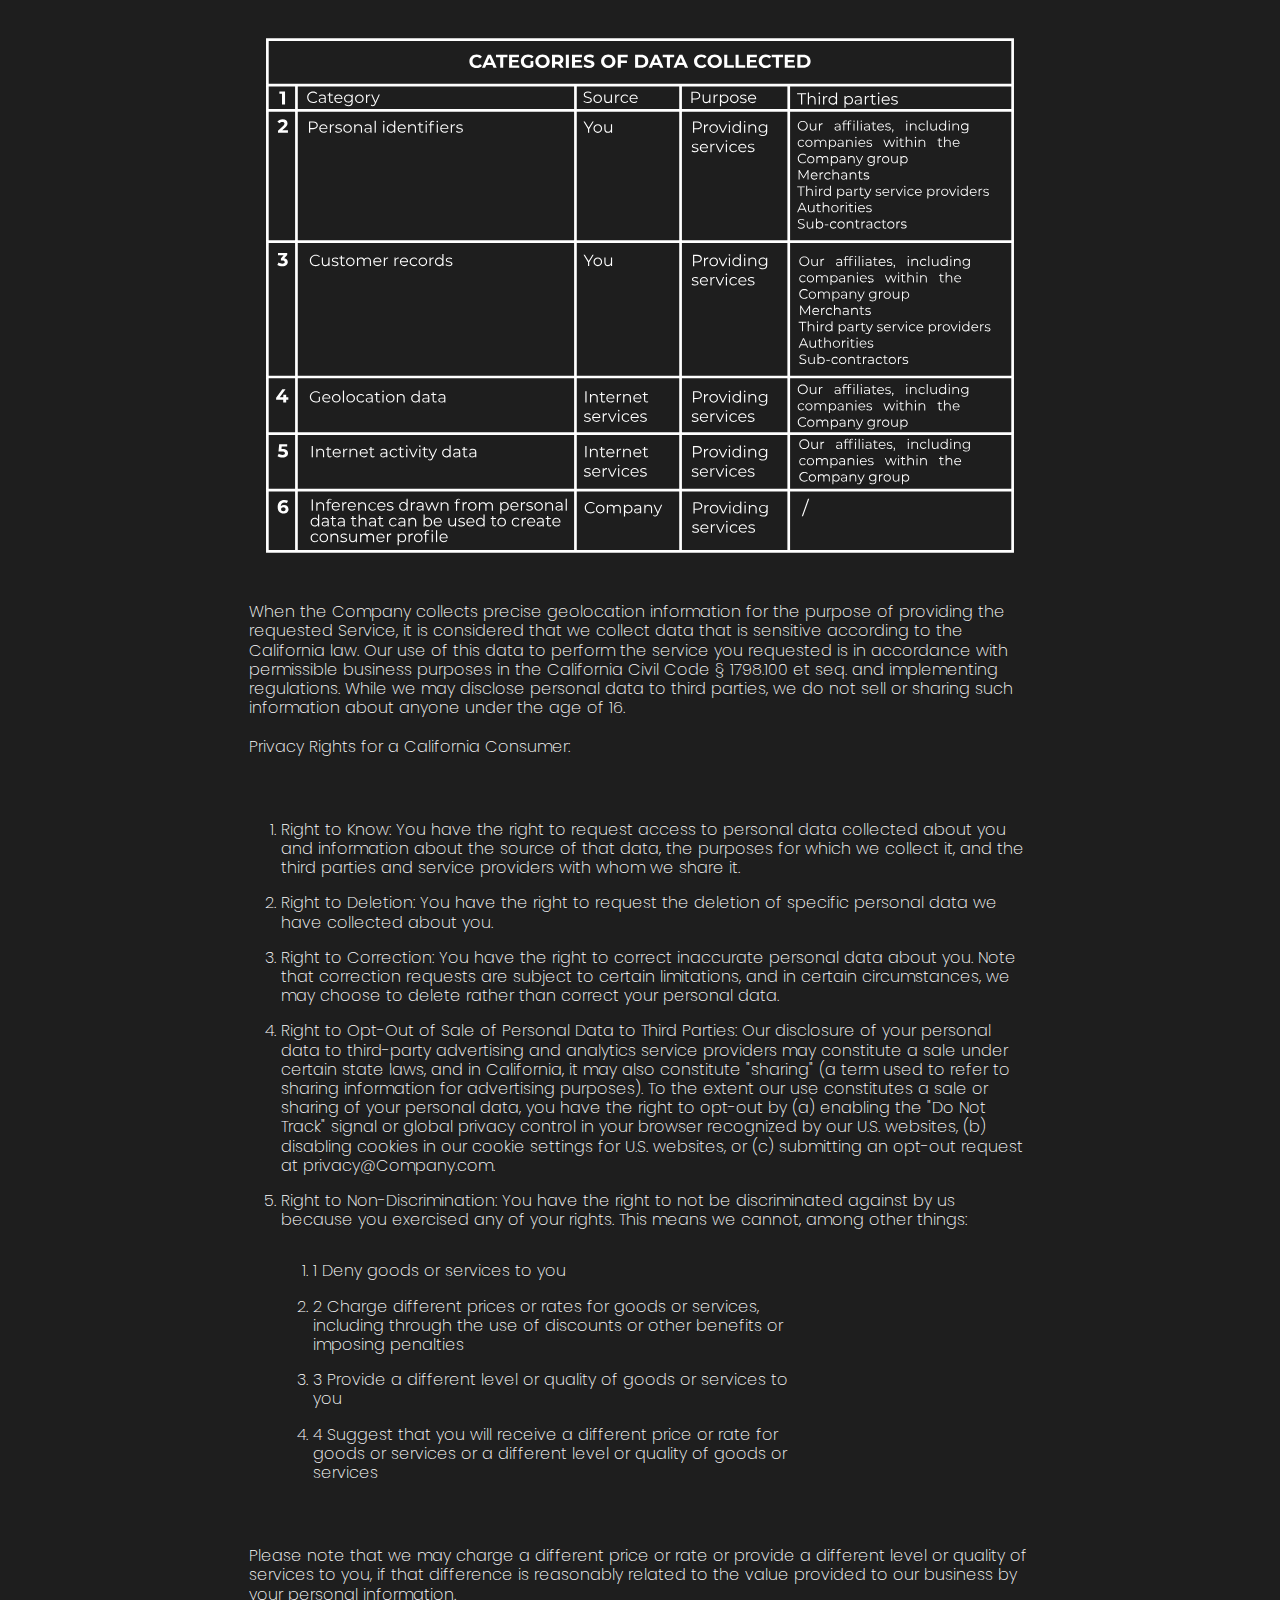
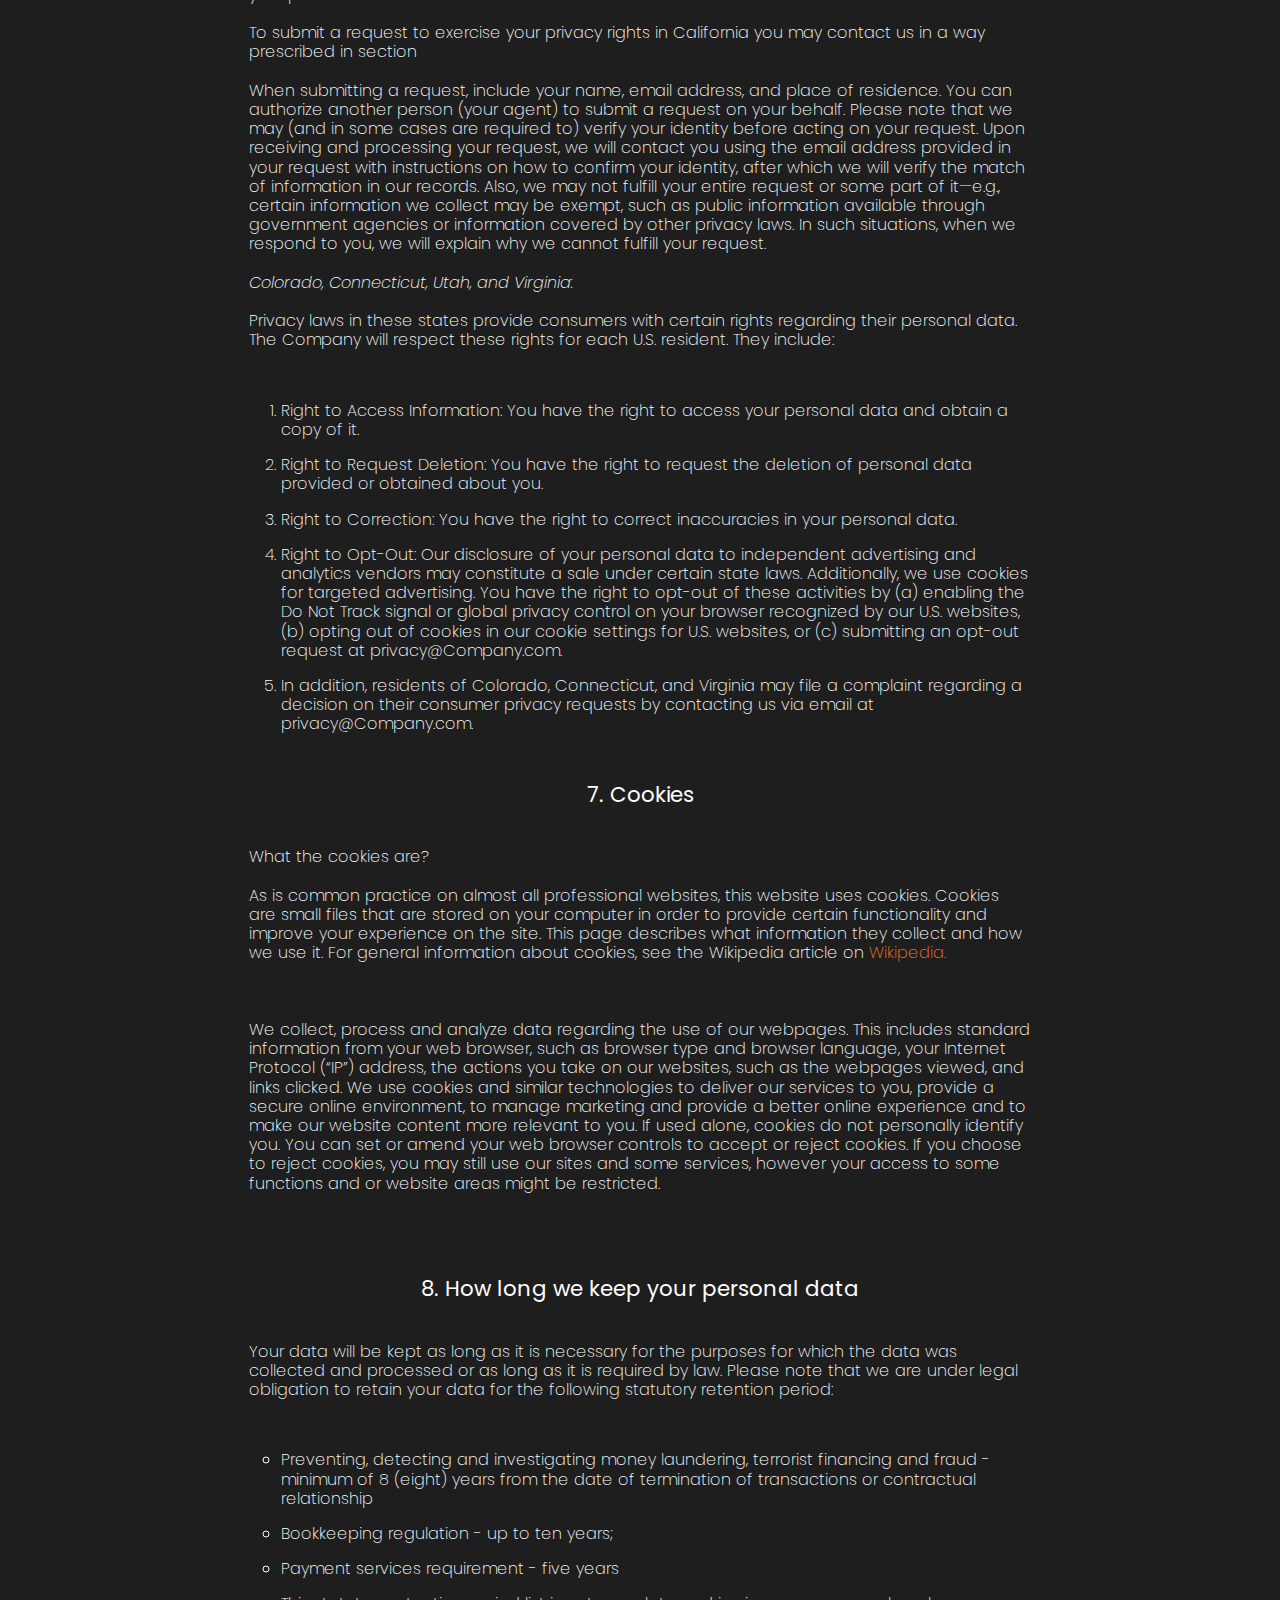
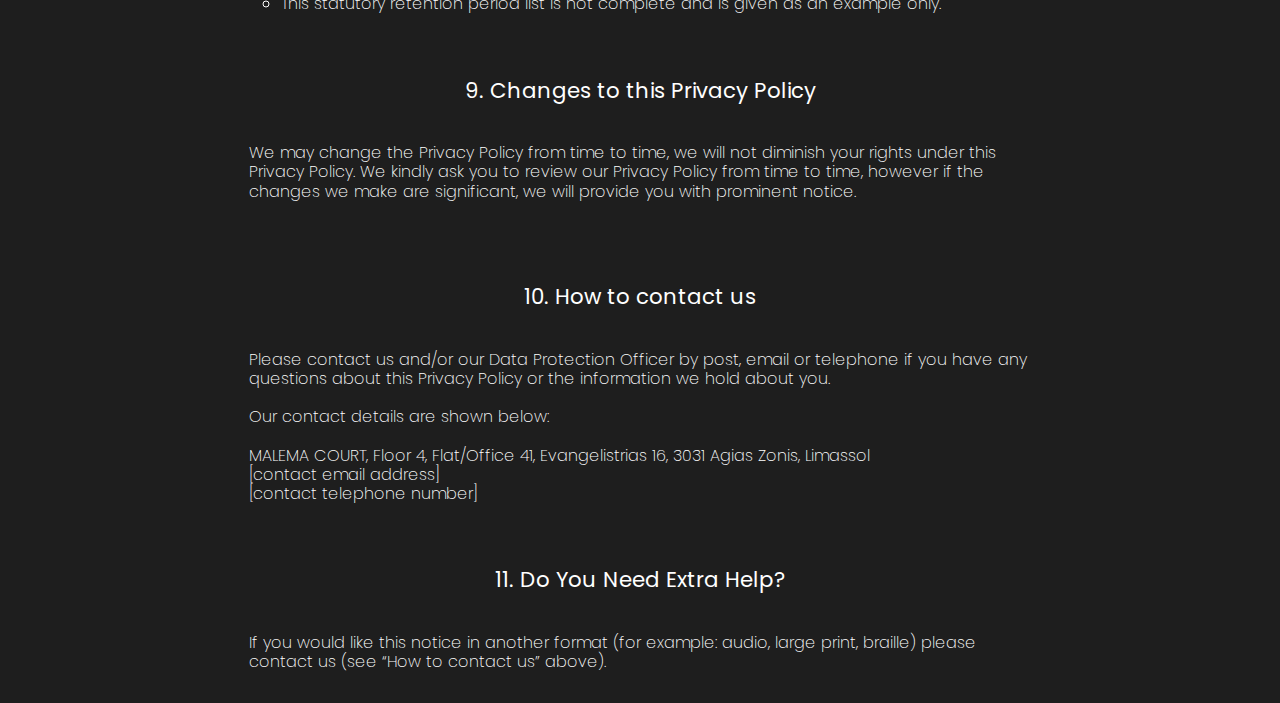
<file: privacy-policy.html>
<!DOCTYPE html>
<html lang="en">
  <head>
    <meta charset="utf-8" />
    <meta name="viewport" content="width=device-width, initial-scale=1" />
    <title>ZERO21 - Interconnecting the two worlds</title>
    <link rel="icon" type="image/x-icon" href="./Images/Z21_favicon.svg" />
    <!-- Bootstrap -->
    <link
      rel="stylesheet"
      href="https://cdnjs.cloudflare.com/ajax/libs/animate.css/4.1.1/animate.min.css"
    />
    <link
      href="https://cdn.jsdelivr.net/npm/bootstrap@5.3.3/dist/css/bootstrap.min.css"
      rel="stylesheet"
      integrity="sha384-QWTKZyjpPEjISv5WaRU9OFeRpok6YctnYmDr5pNlyT2bRjXh0JMhjY6hW+ALEwIH"
      crossorigin="anonymous"
    />
    <!-- Google Fonts -->
    <link rel="preconnect" href="https://fonts.googleapis.com" />
    <link rel="preconnect" href="https://fonts.gstatic.com" crossorigin />
    <link
      href="https://fonts.googleapis.com/css2?family=Poppins:ital,wght@0,100;0,200;0,300;0,400;0,500;0,600;0,700;0,800;0,900;1,100;1,200;1,300;1,400;1,500;1,600;1,700;1,800;1,900&display=swap"
      rel="stylesheet"
    />
    <link rel="stylesheet" href="styles.css" />
    <link rel="stylesheet" href="master.css" />

    <style>
      body {
        margin: 0;
        line-height: normal;
        background-color: var(--color-gray-200);
      }

      html {
        scroll-behavior: smooth;
      }

      :root {
        /* fonts */
        --font-poppins: Poppins;

        /* Colors */
        --black: #000;
        --white: #fff;
        --orange: #f47721;
        --color-chocolate-100: #db5e08;
        --color-gray-100: #7d7d7d;
        --color-gray-200: #1e1e1e;
        --color-gray-300: #1b1a1d;
        --color-gray-400: #1a1a1a;
      }

      .navbar {
        background-color: var(--color-gray-200);
      }

      .privacy {
        display: flex;
        flex-direction: column;
        align-items: center;
        margin-top: 5rem;
      }

      .privacy-col {
        display: flex;
        flex-direction: column;
        align-items: center;
        text-align: left;
      }

      .privacy-headline {
        line-height: 110%;
        font-weight: 600;
        display: inline-block;
        max-width: 100%;
        font-family: var(--font-poppins);
        color: var(--white);
        font-size: 40pt;
        margin-top: 5rem;
        display: flex;
        flex-direction: column;
        align-items: center;
      }

      .privacy-paragraph {
        line-height: 120%;
        font-weight: 200;
        font-family: var(--font-poppins);
        color: var(--white);
        font-size: 12pt;
        max-width: 70%;
        margin-top: 2rem;
        margin-bottom: 2rem;
      }

      .privacy-link {
        line-height: 120%;
        font-weight: 200;
        font-family: var(--font-poppins);
        color: var(--orange);
        font-size: 12pt;
        text-decoration: none;
      }

      .privacy-link:hover {
        color: var(--white);
        transition-duration: 0.5s;
      }

      .privacy-list-second,
      .privacy-list-main {
        line-height: 120%;
        font-weight: 200;
        font-family: var(--font-poppins);
        color: var(--white);
        font-size: 12pt;
        max-width: 70%;
        margin-top: 2rem;
      }

      .privacy-list-second {
        counter-reset: item;
      }

      .privacy-list-item-two:before {
        content: counters(item, '.') ' ';
        counter-increment: item;
      }

      .privacy-list {
        line-height: 120%;
        font-weight: 200;
        font-family: var(--font-poppins);
        color: var(--white);
        font-size: 12pt;
        max-width: 70%;
        list-style-type: circle;
      }

      .privacy-list-item-two,
      .privacy-list-item {
        margin-bottom: 1rem;
      }

      .privacy-subheader {
        line-height: 120%;
        font-weight: 400;
        font-family: var(--font-poppins);
        color: var(--white);
        font-size: 16pt;
        max-width: 70%;
        margin-top: 2rem;
      }

      .privacy-table {
        max-width: 70%;
      }
    </style>
  </head>

  <body>
    <!-- Header Start -->

    <div class="container" id="home">
      <nav class="navbar navbar-expand-lg navbar-custom">
        <div class="container-fluid">
          <a class="navbar-brand" href="index.html"
            ><img
              src="./Images/Z21_logo.svg"
              alt="Logo"
              width="150"
              height="40"
          /></a>
          <button
            class="navbar-toggler"
            type="button"
            data-bs-toggle="collapse"
            data-bs-target="#navbarSupportedContent"
            aria-controls="navbarSupportedContent"
            aria-expanded="false"
            aria-label="Toggle navigation"
          >
            <span class="navbar-toggler-icon"></span>
          </button>
          <div class="collapse navbar-collapse" id="navbarSupportedContent">
            <ul class="navbar-nav mx-auto mb-2 mb-lg-0">
              <li class="nav-item">
                <a class="nav-link" href="index.html#our-product"
                  >Our Product</a
                >
              </li>
              <li class="nav-item">
                <a class="nav-link" href="index.html#about-us">About Us</a>
              </li>
              <li class="nav-item">
                <a class="nav-link" href="#">Privacy Policy</a>
              </li>
              <li class="nav-item">
                <a class="nav-link" href="index.html#faq">FAQs</a>
              </li>
            </ul>
            <a href="index.html#contact-us" class="nav-btn-link"
              ><button class="btn nav-btn" type="submit">Contact Us</button></a
            >
          </div>
        </div>
      </nav>
    </div>

    <!-- Header End -->

    <div class="container privacy">
      <div class="row">
        <div class="col-sm-12 privacy-col">
          <h1 class="privacy-headline">Privacy Policy</h1>
          <p class="privacy-paragraph">
            This Version of ZERO21 Privacy Policy is valid from 28th of May
            2024. <br /><br />
            ZERO21 LTD is a Limited Company registered in Cyprus with a
            registered address MALEMA COURT, Floor 4, Flat/Office 41,
            Evangelistrias 16, 3031 Agias Zonis, Limassol (Hereinafter: ZERO21
            or Company).<br /><br />
            Company is committed to protect and respect your privacy in
            compliance with EU General Data Protection Regulation (GDPR)
            2016/679 and also with applicable United States Privacy Act as
            amended from time to time. ”You” means you as a customer, a
            potential customer, our customer’s employee or other relevant person
            such as our customer’s authorized representative, director or
            beneficial owner as well as our customer’s customer when using our
            services. This Privacy Policy explains how the Company collects and
            uses your personal data. It also describes your rights towards
            Company and how to exercise them.<br /><br />
            Company process individuals’ personal data for several reasons.
            Company processes your personal data in the capacity of the data
            controller.<br /><br />
            Persons under the age of 16 cannot provide any personal data. If you
            are a person below the age of 16, before any activities on this site
            you must obtain the consent of your legal guardians (parents,
            adoptive parents, guardians, careers).<br /><br />
            The terms used in this Privacy Policy are understood as defined in
            the EU General Data Protection Regulation (GDPR) 2016/679.<br /><br />
            This Privacy Policy explains the following:
          </p>

          <ol class="privacy-list-main">
            <li>
              What personal data we collect and how your personal data is
              collected
            </li>
            <li>
              How we may use your personal data and the lawful basis for doing
              so
            </li>
            <li>Who we may disclose your personal data to</li>
            <li>How we protect your personal data</li>
            <li>Your GDPR Rights</li>
            <li>Your USA Privacy Rights</li>
            <li>Cookies</li>
            <li>How long we keep your personal data</li>
            <li>Changes to this Privacy Policy</li>
            <li>How to contact us</li>
            <li>Do You Need Extra Help?</li>
          </ol>

          <!-- 1. What personal data we collect and how your personal data is
            collected -->

          <h5 class="privacy-subheader">
            1. What personal data we collect and how your personal data is
            collected
          </h5>
          <p class="privacy-paragraph">
            In order to provide our services we need to process your personal
            data as described below. In the course of our business, we collect
            personal data in a variety of ways. We collect personal data
            directly from data subjects, via data subject’s usage of this site,
            of our service and through our customers. You may directly or
            indirectly give us information about yourself in a variety of ways,
            such as when you contact us, use our portal or any other service of
            ours where you submit personal data. <br /><br />
            Personal data we collect: <br /><br />
          </p>
          <ol class="privacy-list">
            <li class="privacy-list-item">
              Personal and contact information: name, date of birth, national
              identification number, government identification numbers such as:
              driver’s license, state identification, passport, social security
              or tax identification number, address, e-mail address, mobile and
              landline telephone number, title, billing and shipping address. We
              are under legal obligation to collect documentation of such
              information, for example in the form of copies of your passport or
              driver’s license
            </li>
            <li class="privacy-list-item">
              Payment information: bank account number, invoice information,
              credit and debit card data
            </li>
            <li class="privacy-list-item">
              Historical information: your purchase and payment acceptance
              history
            </li>
            <li class="privacy-list-item">
              Financial information: your income, turnover, negative payment
              remarks, type of agreement, transactional data
            </li>
            <li class="privacy-list-item">
              Information on goods/services: details about the items you
              purchase
            </li>
            <li class="privacy-list-item">
              Information related to legal requirements: country of taxation or
              foreign tax payer reference, customer due diligence and anti -
              money laundering requirements
            </li>
            <li class="privacy-list-item">
              Technical information, including the Internet protocol (IP)
              address used to connect your computer to the Internet, your login
              information, browser type and version, time zone setting, browser
              plug-in types and versions, operating system and platform
            </li>
            <li class="privacy-list-item">
              Information about your visit, including the full Uniform Resource
              Locators (URL) clickstream to, through and from our site
              (including date and time); products you viewed or searched for;
              page response times, download errors, length of visits to certain
              pages, page interaction information (such as scrolling, clicks,
              and mouse-overs), and methods used to browse away from the page
              and any phone number used to call our customer service number
            </li>
            <li class="privacy-list-item">
              Geo-Location Information, some devices allow applications to
              access real-time location-based information (for example GPS). Our
              applications may collect such information from your device at any
              time while you download or use our services. We may use this
              information to optimize your experience
            </li>
          </ol>
          <p class="privacy-paragraph">
            Special categories of data: <br /><br />
            Company does not collect or process any special categories of
            personal data. <br /><br />
            Personal data we may collect from third parties: <br /><br />
            We may collect your personal data from third party services either
            publicly available or engaged by us to verify you against sanction
            lists (EU, UN sanction lists or OFAC lists) and registers held by
            tax authorities, company registration agencies and other commercial
            or non-commercial information providers on beneficial owners and
            politically exposed persons. We also collect information from
            remitters, shops, banks, payment service providers and others. Our
            legal basis for collecting, processing, and sharing such information
            about you with third party services as explained in this paragraph
            is fulfilling our legal obligations, such as preventing, detecting
            and investigating money laundering, terrorist financing and fraud
            prevention.
          </p>

          <!-- 2. How we may use your personal data and the lawful basis for doing
            so -->

          <h5 class="privacy-subheader">
            2. How we may use your personal data and the lawful basis for doing
            so
          </h5>
          <p class="privacy-paragraph">
            We use your personal data for a variety of reasons and based on
            different legal basis. <br /><br />
            Collecting personal data based on consent: <br /><br />
            We may use your personal data to send you marketing communication
            which you requested. These may include information about our
            products and services, events, activities and promotions of our
            associated partners’ products or services. This communication is
            subscription based and requires your consent. The collection of
            personal data is based on consent, the data subject will give
            his/her consent by using “Consent Forms” that will store
            documentation related to the consent given by the individual.
            Individual consent will always be stored and documented in our
            system. If you have given consent to the processing of your personal
            data, you can always withdraw the consent by sending the e-mail to
            the e- mail address given below in the contact details (see “How to
            contact us” below). Withdrawal of consent does not affect the
            admissibility of processing before the withdrawal. In case of
            withdrawal of consent, we will not process your data, unless we have
            legal obligation for processing. We will respond to each request as
            soon as possible, and in any case no later than within 30 days of
            receiving the request. <br /><br />
            Collecting personal data based on contractual necessity:
            <br /><br />
            We use your personal data for fulfilling our contractual obligations
            towards you. It is impossible for us to perform our service to you
            without collecting and processing your personal data (contractual
            necessity as legal basis). Examples of contractual necessity as
            legal basis for your personal data collection and processing are
            opening an account with us, processing and/or initiating payment
            transactions using our services, receiving settlements from us,
            invoicing, etc. <br /><br />
            Collecting personal data based on legal obligations: <br /><br />
            In some cases we are under legal obligation to process your personal
            data as part of our KYC requirements, preventing, detecting and
            investigating money laundering, terrorist financing and fraud
            prevention, sanction screening, reporting to tax authority, police
            authorities, supervisory authorities, payment service requirements.
            <br /><br />
            We may also send you information about the products and services
            that you have purchased from us, and replies to a “Contact me” or
            other web forms you have completed on our website. We will follow up
            on incoming requests (customer support, emails, chats or phone
            calls). We will notify you of every disruption to our services
            (system messages).
            <br /><br />
            We also have a legitimate interest to use profiling when monitoring
            transactions in order to detect fraudulent transactions. Profiling
            is any form of automated processing of personal data in the form of
            analysis and assessment of specific aspects. Based on that analysis,
            some cases of atypical behavior can be established, which are then
            examined, one by one, in order to determine whether fraudulent
            transactions exists or not.
            <br /><br />
            Please keep in mind that We will not be able to provide our services
            to you in case you fail to provide the necessary personal data as
            described in this Privacy Policy.
            <br /><br />
          </p>

          <!-- 3. Who we may disclose your personal data to -->

          <h5 class="privacy-subheader">
            3. Who we may disclose your personal data to
          </h5>
          <p class="privacy-paragraph">
            We do not share, sell, rent or trade your personal data with any
            third parties without your consent, except from what is described
            below:<br /><br />
          </p>
          <ol class="privacy-list">
            <li class="privacy-list-item">
              Our affiliates, including companies within the Company group.
            </li>
            <li class="privacy-list-item">Merchants</li>
          </ol>
          <p class="privacy-paragraph">
            We may share with the merchant at which you made your purchase the
            personal data necessary for the merchant’s performance, support and
            administration of your order, including disputes. The personal data
            shared with the merchant will be subject to the merchant's privacy
            policies and practices.<br /><br />
          </p>
          <ol class="privacy-list">
            <li class="privacy-list-item">Third party service providers</li>
          </ol>
          <p class="privacy-paragraph">
            We may pass your personal data on to our suppliers, acquirers,
            payment service providers, banks, clearing and settlement mechanisms
            and other business partners if necessary for providing our service
            to you. Before sharing your personal data, we will always ensure
            that we respect relevant financial industry secret obligation. For
            example, if you have asked us to transfer funds, we need to disclose
            certain information to fulfill such transfer.<br /><br />
          </p>
          <ol class="privacy-list">
            <li class="privacy-list-item">Authorities</li>
          </ol>
          <p class="privacy-paragraph">
            We disclose personal data to authorities to the extent we are under
            statutory obligation to do so. Such authorities may include tax
            authorities, police authorities, AML authorities, law enforcement
            authorities and supervisory authorities in relevant countries.<br /><br />
          </p>
          <ol class="privacy-list">
            <li class="privacy-list-item">
              Sub-contractors (processors and sub- processors)
            </li>
          </ol>
          <p class="privacy-paragraph">
            We may use sub-contractors (data processor) to process personal data
            on our behalf, we are responsible for making sure they commit
            themselves to adhere to this Privacy Policy and applicable data
            protection legislation (GDPR) by signing the Data Processing
            Agreement. You can obtain further information about specific
            companies indicated in this section that could be provided with your
            personal data by reaching us using the contact details provided in
            this Privacy Policy.<br /><br />
          </p>
          <ol class="privacy-list">
            <li class="privacy-list-item">Third country transfer</li>
          </ol>
          <p class="privacy-paragraph">
            We may transfer personal data to organizations outside the EU/EEA
            area. If the sub-contractor (data processor) processes personal data
            outside the EU/EEA area, these transfers are subject to special
            rules under European and UK data protection law and such processing
            is done in accordance with the EU Standard Contractual Clauses for
            transfer to third countries. We may transfer personal data to
            organizations outside the USA area. If the sub-contractor (data
            processor) processes personal data outside the USA area, these
            transfers are subject to special rules and such processing is done
            in accordance with the Standard Contractual Clauses for transfer to
            third countries.<br /><br />
            If you would like further information, please contact us (see “How
            to contact us” below).
          </p>

          <!-- 4. How we protect your personal data -->

          <h5 class="privacy-subheader">
            4. How we protect your personal data
          </h5>
          <p class="privacy-paragraph">
            Company has taken a number of steps in order to provide an extremely
            secure service. We use appropriate technical, organizational and
            administrative security measures to protect any information we hold
            from loss, misuse, unauthorized access, disclosure, alteration and
            destruction. The information is encrypted using secure socket layer
            technology (SSL) and is stored with AES-256 encryption. Although no
            method of transmission over the Internet or electronic storage is
            100% secure, we follow all PCI-DSS requirements and implement
            additional generally accepted industry standards. Where we have
            provided you (or where you have chosen) a password or access code
            which enables you to access certain parts of our site, you are
            responsible for keeping this password confidential. We ask you not
            to share any passwords with anyone, you authorize the Company to act
            upon instructions and information from any person that enters your
            user ID or password. Please note that once you leave our website or
            are redirected to a third-party website or application, you are no
            longer governed by this Privacy Policy.
          </p>

          <!-- 5. Your GDPR Rights -->

          <h5 class="privacy-subheader">5. Your GDPR Rights</h5>
          <p class="privacy-paragraph">
            You have the following rights in regard to your personal data:
          </p>
          <ol class="privacy-list">
            <li class="privacy-list-item">Right of Access</li>
          </ol>
          <p class="privacy-paragraph">
            You have the right to request information about whether we process
            your personal data, access to that data and all other data related
            to the processing of your data, in accordance with the regulations.
            In most of the cases this information is already presented to you in
            your online services from us. Your right to access may, however, be
            restricted by legislation and protection of other person’s privacy
            rights.
          </p>
          <ol class="privacy-list">
            <li class="privacy-list-item">Right to Rectification</li>
          </ol>
          <p class="privacy-paragraph">
            You have the right to request from us to correct your personal data
            if inaccurate, incomplete, or out of date.
          </p>
          <ol class="privacy-list">
            <li class="privacy-list-item">Right to be Forgotten</li>
          </ol>
          <p class="privacy-paragraph">
            You have the right to request that your personal data is deleted
            when it is no longer necessary for us to retain such data. Please
            note that due to the financial sector legislation we are in many
            cases under statutory obligation to retain personal data on you not
            only during the customer relationship but also for many more years
            after. For more details, please see Section 8. How long we keep your
            personal data.
          </p>
          <ol class="privacy-list">
            <li class="privacy-list-item">
              Right to Restriction of Processing
            </li>
          </ol>
          <p class="privacy-paragraph">
            If you contest the correctness of the data which we have registered
            about you or lawfulness of processing, or if you have objected to
            the processing of the data in accordance with your right to object,
            you may request us to restrict the processing of this data to
            storing purposes only. The processing will only be restricted to
            storing until the correctness of the data can be established, or it
            can be checked whether our legitimate interests overwrite your
            interests. If you are not entitled to deletion of the data which we
            have registered about you, you may instead request that we restrict
            the processing of this data to storing purposes only. If the
            processing of the data which we have registered about you is solely
            necessary to assert a legal claim, you may also demand that other
            processing of this data be restricted to storing purposes only. We
            may process your data for other purposes if this is necessary to
            assert a legal claim or if you have granted your consent to this. We
            will inform you on any correction or deletion of personal data or
            limitation of their processing unless this is impossible or requires
            an excessive expenditure of time and resources.
          </p>
          <ol class="privacy-list">
            <li class="privacy-list-item">Right to Object</li>
          </ol>
          <p class="privacy-paragraph">
            You can always object to the processing of your personal data for
            direct marketing band profiling in concern to such marketing
          </p>
          <ol class="privacy-list">
            <li class="privacy-list-item">Right to Data Portability</li>
          </ol>
          <p class="privacy-paragraph">
            You have the right to receive the personal data that you provided to
            us in a machine-readable format. This right applies to personal data
            processed only by automated means and on the consent or fulfilling a
            contract basis. Where secure and technically feasible the data can
            also be transmitted to another data controller by us.
          </p>
          <ol class="privacy-list">
            <li class="privacy-list-item">
              Right to Complain to Supervising Authority
            </li>
          </ol>
          <p class="privacy-paragraph">
            If you are not satisfied with the way in which we process your
            personal data you may in the first instance contact us at
            privacy@Company.com. If you remain dissatisfied, then you have the
            right to apply directly to your national supervisory authority for a
            decision. To find your national supervisory body please go to
            <a
              href="https://ec.europa.eu/justice/article-29/structure/data-protection-authorities/index_en.htm"
              class="privacy-link"
              >this adress.</a
            >
          </p>
          <ol class="privacy-list">
            <li class="privacy-list-item">
              Automated individual decision-making and profiling
            </li>
          </ol>
          <p class="privacy-paragraph">
            Please be informed that you have the right not to apply to you a
            decision made solely on the basis of automated processing, including
            profiling, if that decision produces legal consequences for you or
            that decision significantly affects your position.
          </p>
          <ol class="privacy-list">
            <li class="privacy-list-item">
              Right to Withdraw your Consent to e-marketing
            </li>
          </ol>
          <p class="privacy-paragraph">
            In the case you want to withdraw your consent from e-marketing,
            please make use of the link to manage your subscription included in
            our communication. Please note that you may still receive system
            messages and notifications about your account activities.
          </p>
          <ol class="privacy-list">
            <li class="privacy-list-item">Personal data breach notification</li>
          </ol>
          <p class="privacy-paragraph">
            Please be informed that we will notify you without undue delay of
            any breach of personal data if that breach may cause a high risk to
            your rights and freedoms. <br /><br />
            Your request to exercise your rights as listed above will be
            assessed given the circumstances in an individual case. Please bare
            in mind that we may also retain and use your personal data as
            necessary to comply with legal requirements, resolve disputes and or
            enforce our agreements. <br /><br />
            Any query about your Privacy Rights should be sent to
            privacy@Company.com
          </p>

          <!-- 6. Your USA Privacy Rights -->

          <h5 class="privacy-subheader">6. Your USA Privacy Rights</h5>
          <p class="privacy-paragraph">
            You have the right under the California Consumer Privacy Act of 2018
            (CCPA) and certain other privacy and data protection laws, as
            applicable, to exercise free of charge: <br /><br />
            California: <br /><br />
            If you are a consumer from California, this Privacy Policy for
            California (CA Privacy Policy) is designed to help you understand
            the categories of personal data we collect about you, where we
            obtain this personal data, why we process it, with whom we share it,
            and the rights you must know and control your personal data. If this
            CA Privacy Policy and any provision in the rest of our Privacy
            Policy conflict, this CA Privacy Policy controls the processing of
            personal data of Consumers in California. This CA Privacy Policy
            does not apply to employees of the Company, contractors, temporary
            workers, or job applicants. <br /><br />
            Information on Collection: <br /><br />
            For the purposes of CCPA, the Company generally acts as a "business"
            regarding your personal data. A business is similar to a data
            controller, meaning that the Company determines how and why it
            handles personal data collected from or about you. This Information
            on Collection of Personal Data describes our practice of collecting
            personal data when we act as a business, including a list of
            categories of personal data we collect, the purposes for which we
            collect personal data, and the sources from which we collect
            personal data. CCPA requires from the Company to make certain
            disclosures using the categories of personal data used in the CCPA
            definition of personal data. <br /><br />
          </p>
          <img src="./Images/Z21_privacy_tabela.svg" class="privacy-table" />
          <p class="privacy-paragraph">
            When the Company collects precise geolocation information for the
            purpose of providing the requested Service, it is considered that we
            collect data that is sensitive according to the California law. Our
            use of this data to perform the service you requested is in
            accordance with permissible business purposes in the California
            Civil Code § 1798.100 et seq. and implementing regulations. While we
            may disclose personal data to third parties, we do not sell or
            sharing such information about anyone under the age of 16.
            <br /><br />
            Privacy Rights for a California Consumer: <br />
          </p>
          <ol class="privacy-list-main">
            <li class="privacy-list-item">
              Right to Know: You have the right to request access to personal
              data collected about you and information about the source of that
              data, the purposes for which we collect it, and the third parties
              and service providers with whom we share it.
            </li>
            <li class="privacy-list-item">
              Right to Deletion: You have the right to request the deletion of
              specific personal data we have collected about you.
            </li>
            <li class="privacy-list-item">
              Right to Correction: You have the right to correct inaccurate
              personal data about you. Note that correction requests are subject
              to certain limitations, and in certain circumstances, we may
              choose to delete rather than correct your personal data.
            </li>
            <li class="privacy-list-item">
              Right to Opt-Out of Sale of Personal Data to Third Parties: Our
              disclosure of your personal data to third-party advertising and
              analytics service providers may constitute a sale under certain
              state laws, and in California, it may also constitute "sharing" (a
              term used to refer to sharing information for advertising
              purposes). To the extent our use constitutes a sale or sharing of
              your personal data, you have the right to opt-out by (a) enabling
              the "Do Not Track" signal or global privacy control in your
              browser recognized by our U.S. websites, (b) disabling cookies in
              our cookie settings for U.S. websites, or (c) submitting an
              opt-out request at privacy@Company.com.
            </li>
            <li class="privacy-list-item">
              Right to Non-Discrimination: You have the right to not be
              discriminated against by us because you exercised any of your
              rights. This means we cannot, among other things:
              <ol class="privacy-list-second">
                <li class="privacy-list-item-two">
                  Deny goods or services to you
                </li>
                <li class="privacy-list-item-two">
                  Charge different prices or rates for goods or services,
                  including through the use of discounts or other benefits or
                  imposing penalties
                </li>
                <li class="privacy-list-item-two">
                  Provide a different level or quality of goods or services to
                  you
                </li>
                <li class="privacy-list-item-two">
                  Suggest that you will receive a different price or rate for
                  goods or services or a different level or quality of goods or
                  services
                </li>
              </ol>
            </li>
          </ol>
          <p class="privacy-paragraph">
            Please note that we may charge a different price or rate or provide
            a different level or quality of services to you, if that difference
            is reasonably related to the value provided to our business by your
            personal information. <br /><br />
            To submit a request to exercise your privacy rights in California
            you may contact us in a way prescribed in section <br /><br />
            When submitting a request, include your name, email address, and
            place of residence. You can authorize another person (your agent) to
            submit a request on your behalf. Please note that we may (and in
            some cases are required to) verify your identity before acting on
            your request. Upon receiving and processing your request, we will
            contact you using the email address provided in your request with
            instructions on how to confirm your identity, after which we will
            verify the match of information in our records. Also, we may not
            fulfill your entire request or some part of it—e.g., certain
            information we collect may be exempt, such as public information
            available through government agencies or information covered by
            other privacy laws. In such situations, when we respond to you, we
            will explain why we cannot fulfill your request.<br /><br />
            <em>Colorado, Connecticut, Utah, and Virginia:</em><br /><br />
            Privacy laws in these states provide consumers with certain rights
            regarding their personal data. The Company will respect these rights
            for each U.S. resident. They include: <br /><br />
          </p>
          <ol class="privacy-list-main my-0">
            <li class="privacy-list-item">
              Right to Access Information: You have the right to access your
              personal data and obtain a copy of it.
            </li>
            <li class="privacy-list-item">
              Right to Request Deletion: You have the right to request the
              deletion of personal data provided or obtained about you.
            </li>
            <li class="privacy-list-item">
              Right to Correction: You have the right to correct inaccuracies in
              your personal data.
            </li>
            <li class="privacy-list-item">
              Right to Opt-Out: Our disclosure of your personal data to
              independent advertising and analytics vendors may constitute a
              sale under certain state laws. Additionally, we use cookies for
              targeted advertising. You have the right to opt-out of these
              activities by (a) enabling the Do Not Track signal or global
              privacy control on your browser recognized by our U.S. websites,
              (b) opting out of cookies in our cookie settings for U.S.
              websites, or (c) submitting an opt-out request at
              privacy@Company.com.
            </li>
            <li class="privacy-list-item">
              In addition, residents of Colorado, Connecticut, and Virginia may
              file a complaint regarding a decision on their consumer privacy
              requests by contacting us via email at privacy@Company.com.
            </li>
          </ol>

          <!-- 7. Cookies -->

          <h5 class="privacy-subheader">7. Cookies</h5>
          <p class="privacy-paragraph">
            What the cookies are? <br /><br />
            As is common practice on almost all professional websites, this
            website uses cookies. Cookies are small files that are stored on
            your computer in order to provide certain functionality and improve
            your experience on the site. This page describes what information
            they collect and how we use it. For general information about
            cookies, see the Wikipedia article on
            <a
              href="https://en.wikipedia.org/wiki/HTTP_cookie"
              class="privacy-link"
              >Wikipedia.</a
            >
            <br /><br />
            <br /><br />
            We collect, process and analyze data regarding the use of our
            webpages. This includes standard information from your web browser,
            such as browser type and browser language, your Internet Protocol
            (“IP”) address, the actions you take on our websites, such as the
            webpages viewed, and links clicked. We use cookies and similar
            technologies to deliver our services to you, provide a secure online
            environment, to manage marketing and provide a better online
            experience and to make our website content more relevant to you. If
            used alone, cookies do not personally identify you. You can set or
            amend your web browser controls to accept or reject cookies. If you
            choose to reject cookies, you may still use our sites and some
            services, however your access to some functions and or website areas
            might be restricted. <br /><br />
          </p>

          <!-- 8. How long we keep your personal data -->

          <h5 class="privacy-subheader">
            8. How long we keep your personal data
          </h5>
          <p class="privacy-paragraph">
            Your data will be kept as long as it is necessary for the purposes
            for which the data was collected and processed or as long as it is
            required by law. Please note that we are under legal obligation to
            retain your data for the following statutory retention period:
            <br /><br />
          </p>
          <ol class="privacy-list">
            <li class="privacy-list-item">
              Preventing, detecting and investigating money laundering,
              terrorist financing and fraud - minimum of 8 (eight) years from
              the date of termination of transactions or contractual
              relationship
            </li>
            <li class="privacy-list-item">
              Bookkeeping regulation - up to ten years;
            </li>
            <li class="privacy-list-item">
              Payment services requirement - five years
            </li>
            <li class="privacy-list-item">
              This statutory retention period list is not complete and is given
              as an example only.
            </li>
          </ol>

          <!-- 9. Changes to this Privacy Policy -->

          <h5 class="privacy-subheader">9. Changes to this Privacy Policy</h5>
          <p class="privacy-paragraph">
            We may change the Privacy Policy from time to time, we will not
            diminish your rights under this Privacy Policy. We kindly ask you to
            review our Privacy Policy from time to time, however if the changes
            we make are significant, we will provide you with prominent notice.
            <br /><br />
          </p>

          <!-- 10. How to contact us -->

          <h5 class="privacy-subheader">10. How to contact us</h5>
          <p class="privacy-paragraph">
            Please contact us and/or our Data Protection Officer by post, email
            or telephone if you have any questions about this Privacy Policy or
            the information we hold about you.
            <br /><br />
            Our contact details are shown below:
            <br /><br />
            MALEMA COURT, Floor 4, Flat/Office 41, Evangelistrias 16, 3031 Agias
            Zonis, Limassol
            <br />
            [contact email address]
            <br />
            [contact telephone number]
            <br />
          </p>

          <!-- 11. Do You Need Extra Help? -->

          <h5 class="privacy-subheader">11. Do You Need Extra Help?</h5>
          <p class="privacy-paragraph">
            If you would like this notice in another format (for example: audio,
            large print, braille) please contact us (see “How to contact us”
            above).
          </p>
        </div>
      </div>
    </div>

    <script
      src="https://cdn.jsdelivr.net/npm/bootstrap@5.3.3/dist/js/bootstrap.bundle.min.js"
      integrity="sha384-YvpcrYf0tY3lHB60NNkmXc5s9fDVZLESaAA55NDzOxhy9GkcIdslK1eN7N6jIeHz"
      crossorigin="anonymous"
    ></script>
  </body>
</html>
</file>
<file: styles.css>
/* Global */

body {
  margin: 0;
  line-height: normal;
  background-color: black;
}

html {
  scroll-behavior: smooth;
}

:root {
  /* fonts */
  --font-poppins: Poppins;

  /* Colors */
  --black: #000;
  --white: #fff;
  --orange: #f47721;
  --color-chocolate-100: #db5e08;
  --color-gray-100: #7d7d7d;
  --color-gray-200: #1e1e1e;
  --color-gray-300: #1b1a1d;
  --color-gray-400: #1a1a1a;
}

/* Navbar */
.navbar {
  background-color: black;
  margin: 0;
  top: 35px;
  max-width: 100%;
}

.nav-link {
  color: white;
  font-family: var(--font-poppins);
  font-weight: 500;
  cursor: pointer;
  font-size: 12pt;
  margin-left: 18px;
  margin-right: 18px;
}

.nav-link:hover {
  color: var(--orange);
  transition-duration: 0.5s;
}

.nav-link:active {
  color: var(--orange);
}

.navbar-nav {
  display: flex;
  justify-content: center;
}

.nav-btn {
  color: white;
  font-family: var(--font-poppins);
  font-weight: 500;
  cursor: pointer;
  font-size: 12pt;
  background-color: var(--orange);
  padding: 10px 15px;
  border-radius: 10px;
}

.nav-btn-link {
  color: white;
  font-family: var(--font-poppins);
  font-weight: 500;
  cursor: pointer;
  font-size: 12pt;
  text-decoration: none;
}

.nav-btn-link:hover {
  color: var(--orange);
  transition-duration: 0.5s;
}

.nav-btn:hover {
  background-color: var(--white);
  color: var(--orange);
  transition-duration: 0.5s;
}

.navbar-toggler {
  border: none;
}

.navbar-toggler-icon {
  background-image: url("data:image/svg+xml;charset=utf8,%3Csvg viewBox='0 0 32 32' xmlns='http://www.w3.org/2000/svg'%3E%3Cpath stroke='rgba(255,255,255, 1)' stroke-width='2' stroke-linecap='round' stroke-miterlimit='10' d='M4 8h24M4 16h24M4 24h24'/%3E%3C/svg%3E");
}

/* Hero */

.hero-paragraph {
  letter-spacing: 0.2em;
  line-height: 110%;
  text-transform: uppercase;
  font-weight: 200;
  font-family: var(--font-poppins);
  color: var(--white);
  font-size: 15pt;
}

.hero-headline {
  line-height: 110%;
  font-weight: 600;
  display: inline-block;
  max-width: 100%;
  font-family: var(--font-poppins);
  color: var(--white);
  font-size: 80pt;
}

.z21 {
  color: var(--orange);
}

#hero {
  background: url(./Images/Z21_hero_bg.svg);
  background-position: center;
  background-size: cover;
}

/* Scrolling Bar */

.slider {
  height: 75px;
  margin: auto;
  position: relative;
  width: 90%;
  display: grid;
  place-items: center;
  overflow: hidden;
}

.slide-track {
  display: flex;
  width: calc(75px * 42);
  animation: scroll 40s linear infinite;
}

@keyframes scroll {
  0% {
    transform: translateX(0);
  }
  100% {
    transform: translateX(calc(-75px * 14));
  }
}

.slide {
  height: 50px;
  width: 75px;
  display: flex;
  align-items: center;
  padding: 15px;
  perspective: 100px;
}

.img {
  width: 100%;
  transition: transform 0.5s;
}

.img:hover {
  transform: translateZ(20px);
}

.slider::before,
.slider::after {
  background: linear-gradient(
    to right,
    rgba(0, 0, 0, 1) 0%,
    rgba(0, 0, 0, 0) 100%
  );
  content: '';
  height: 100%;
  position: absolute;
  width: 15%;
  z-index: 2;
}

.slider::before {
  left: 0;
  top: 0;
}

.slider::after {
  right: 0;
  top: 0;
  transform: rotateZ(180deg);
}

/* Our Product */

.our-product {
  margin-top: 8rem;
}

.product-header {
  line-height: 110%;
  font-weight: 600;
  display: inline-block;
  max-width: 100%;
  font-family: var(--font-poppins);
  color: var(--white);
  font-size: 40pt;
  margin-left: 5rem;
}

.product {
  color: var(--orange);
}

.product-paragraph {
  line-height: 110%;
  font-weight: 200;
  max-width: 80%;
  font-family: var(--font-poppins);
  color: var(--white);
  font-size: 12pt;
  margin-left: 5rem;
  margin-top: 1rem;
}

.product-btn {
  background-color: var(--orange);
  color: var(--white);
  margin-left: 5rem;
  font-family: var(--font-poppins);
  font-size: 15pt;
  padding: 10px 20px 10px 20px;
}

.product-btn:hover {
  background-color: var(--white);
  color: var(--orange);
  transition-duration: 0.5s;
}

.product-notification {
  line-height: 110%;
  font-weight: 200;
  max-width: 100%;
  font-family: var(--font-poppins);
  color: var(--white);
  font-size: 8pt;
  margin-left: 5rem;
  margin-top: 10px;
}

.product-img {
  max-width: 100%;
}

.product-img:hover {
  transform: scale(1.1);
  transition-duration: 1.5s;
}

.product-img:not(:hover) {
  transition-duration: 0.5s;
  transform: scale(1);
}

/* 3 Step */

.faq-headline,
.facts-headline,
.three-step-headline {
  text-align: center;
  line-height: 110%;
  font-weight: 600;
  display: inline-block;
  max-width: 100%;
  font-family: var(--font-poppins);
  color: var(--white);
  font-size: 40pt;
  margin-top: 5rem;
}

.three-step-paragraph {
  text-align: center;
  line-height: 110%;
  font-weight: 200;
  font-family: var(--font-poppins);
  color: var(--white);
  font-size: 11pt;
  margin-top: 1rem;
}

.faq-orange,
.facts-orange,
.three-step-headline-orange {
  color: var(--orange);
}

.card-one,
.card-two,
.card-three {
  display: flex;
  flex-direction: column;
  align-items: center;
  border: solid 3px #f47721;
  border-radius: 2rem;
  padding: 0.5rem;
}

.card-three {
  margin-top: 1.5rem;
}

.three-step-logo {
  max-width: 30%;
  margin: 3rem;
}

.three-step-crypto-logos,
.three-step-checkmark,
.three-step-qr {
  max-width: 80%;
  margin-bottom: 3rem;
}

.card-txt {
  display: inline-flex;
  background-color: var(--color-gray-200);
  padding: 1rem 3rem;
  border-bottom-left-radius: 1.5rem;
  border-bottom-right-radius: 1.5rem;
}

.three-step-number {
  text-align: center;
  line-height: 110%;
  font-weight: 600;
  display: inline-block;
  max-width: 100%;
  font-family: var(--font-poppins);
  color: var(--black);
  font-size: 30pt;
  background-color: var(--orange);
  padding: 1rem 1.7rem;
  border-radius: 100%;
}

.three-step-txt {
  margin: auto;
  line-height: 110%;
  font-weight: 300;
  font-family: var(--font-poppins);
  color: var(--white);
  font-size: 14pt;
  padding-left: 2rem;
}

.card-two-collumn {
  margin: auto;
}

.container-cards {
  margin-top: 5rem;
}

/* About Us */

.about-us-paragraph {
  letter-spacing: 0.2em;
  line-height: 110%;
  text-transform: uppercase;
  font-weight: 200;
  font-family: var(--font-poppins);
  color: var(--white);
  font-size: 15pt;
}

.about-us-paragraph-two {
  line-height: 110%;
  font-weight: 200;
  max-width: 100%;
  font-family: var(--font-poppins);
  color: var(--white);
  font-size: 12pt;
  margin-top: 1rem;
}

.about-us-headline {
  line-height: 110%;
  font-weight: 600;
  display: inline-block;
  max-width: 100%;
  font-family: var(--font-poppins);
  color: var(--white);
  font-size: 40pt;
}

.two-worlds {
  color: var(--orange);
}

.about-us {
  margin-top: 5rem;
}

/* Crypto Facts */

.crypto-facts {
  display: flex;
  flex-direction: row;
  justify-content: space-between;
  margin-top: 5rem;
}

.fact-one,
.fact-two,
.fact-three {
  display: flex;
  flex-direction: column;
  align-items: center;
  border: solid 3px #f47721;
  border-radius: 2rem;
  padding: 3rem;
  padding-bottom: 0;
  min-height: 55vh;
}

.fact-one:hover {
  transform: scale(1.1);
  transition-duration: 1.5s;
}

.fact-two:hover {
  transform: scale(1.1);
  transition-duration: 1.5s;
}

.fact-three:hover {
  transform: scale(1.1);
  transition-duration: 1.5s;
}

.fact-one:not(:hover) {
  transition-duration: 0.5s;
  transform: scale(1);
}

.fact-two:not(:hover) {
  transition-duration: 0.5s;
  transform: scale(1);
}

.fact-three:not(:hover) {
  transition-duration: 0.5s;
  transform: scale(1);
}

.facts-paragraph {
  line-height: 110%;
  font-weight: 400;
  display: inline-block;
  max-width: 100%;
  font-family: var(--font-poppins);
  color: var(--white);
  font-size: 20pt;
  margin-top: 2rem;
}

/* FAQs */

.faq-headline {
  text-align: left;
}

.accordion {
  margin-top: 5rem;
}

.faq {
  margin-top: 20rem;
  margin-bottom: 20rem;
}

.accordion-button {
  line-height: 110%;
  font-weight: 400;
  max-width: 100%;
  font-family: var(--font-poppins);
  color: var(--white);
  font-size: 16pt;
  background-color: var(--color-gray-200);
  border-bottom: solid 2px #1b1a1d;
  padding: 2rem;
}

.accordion-item {
  background-color: var(--color-gray-200);
  border: none;
  color: var(--white);
  font-weight: 300;
  font-size: 12pt;
}

.accordion-button:focus {
  box-shadow: none;
}

.accordion-button:not(.collapsed) {
  background-color: var(--color-gray-400);
  color: var(--orange);
}

.accordion-button::after {
  --bs-accordion-btn-icon: url("data:image/svg+xml,<svg xmlns='http://www.w3.org/2000/svg' viewBox='0 0 16 16' fill='%23ffffff'><path fill-rule='evenodd' d='M1.646 4.646a.5.5 0 0 1 .708 0L8 10.293l5.646-5.647a.5.5 0 0 1 .708.708l-6 6a.5.5 0 0 1-.708 0l-6-6a.5.5 0 0 1 0-.708z'/></svg>");
  --bs-accordion-btn-active-icon: url("data:image/svg+xml,<svg xmlns='http://www.w3.org/2000/svg' viewBox='0 0 16 16' fill='%23ffffff'><path fill-rule='evenodd' d='M1.646 4.646a.5.5 0 0 1 .708 0L8 10.293l5.646-5.647a.5.5 0 0 1 .708.708l-6 6a.5.5 0 0 1-.708 0l-6-6a.5.5 0 0 1 0-.708z'/></svg>");
}

/* Contact Us */

.contact-us {
  margin-top: 20rem;
}

.contact-div {
  display: flex;
  flex-direction: column;
  align-items: center;
}

.contact-info {
  display: flex;
  flex-direction: column;
  align-items: center;
  border: solid 3px #f47721;
  max-width: 80%;
  padding: 3rem 0;
  border-radius: 2rem;
}

.contact-info:hover {
  box-shadow: 0 0 30px 5px rgba(244, 119, 33, 1);
  transition-duration: 1s;
}

.contact-info:not(:hover) {
  transition-duration: 1s;
}

.contact-img {
  max-width: 60%;
  margin-bottom: 4rem;
}

.contact-headline,
.contact-paragraph {
  text-align: left;
}

.contact-txt {
  padding-left: 4rem;
}

.contact-headline {
  line-height: 110%;
  font-weight: 600;
  max-width: 100%;
  font-family: var(--font-poppins);
  color: var(--white);
  font-size: 26pt;
  max-width: 80%;
}

.contact-headline-left {
  line-height: 110%;
  font-weight: 600;
  max-width: 100%;
  font-family: var(--font-poppins);
  color: var(--white);
  font-size: 40pt;
}

.contact-paragraph {
  line-height: 110%;
  font-weight: 400;
  max-width: 100%;
  font-family: var(--font-poppins);
  color: var(--white);
  font-size: 18pt;
  max-width: 80%;
}

.contact-orange {
  color: var(--orange);
}

.contact-website,
.contact-msg,
.contact-email,
.contact-name {
  background-color: var(--color-gray-200);
  font-family: var(--font-poppins);
  line-height: 110%;
  font-weight: 400;
  max-width: 100%;
  font-size: 14pt;
  padding: 1rem 2rem;
  border: none;
  border-radius: 0.8rem;
  margin-top: 1rem;
}

.name-and-email {
  display: flex;
  justify-content: space-between;
  max-width: 100%;
}

.contact-name {
  margin-right: 0.8rem;
  flex: 1;
}

.contact-email {
  flex: 1;
}

.contact-fields {
  display: flex;
  flex-direction: column;
  align-items: left;
}

.contact-btn {
  background-color: var(--orange);
  margin-top: 1rem;
  font-family: var(--font-poppins);
  color: var(--white);
  padding: 1rem 0;
  border-radius: 1rem;
  font-weight: 500;
  font-size: 14pt;
}

.contact-btn:hover {
  background-color: var(--white);
  color: var(--orange);
  transition-duration: 0.5s;
}

input,
select,
textarea {
  color: #fff;
}

textarea:focus,
input:focus {
  color: #fff;
  outline: none;
}

/* Disclaimer */

.disclaimer {
  margin-top: 5rem;
}

.disclaimer-col {
  background-color: var(--color-gray-200);
  padding: 2rem;
  border-radius: 1rem;
}

.disclaimer-headline {
  line-height: 110%;
  font-weight: 500;
  max-width: 100%;
  font-family: var(--font-poppins);
  color: var(--orange);
  font-size: 20pt;
  text-transform: uppercase;
}

.disclaimer-paragraph {
  font-weight: 400;
  max-width: 100%;
  font-family: var(--font-poppins);
  color: #7d7d7d;
  font-size: 12pt;
}

.disclaimer-link {
  text-decoration: none;
  color: #7d7d7d;
}

.disclaimer-link:hover {
  color: var(--orange);
  transition-duration: 0.5s;
}

/* Footer */

.footer-separator {
  border-top: solid 1px #f47721;
  margin-top: 5rem;
  margin-bottom: 0;
}

.footer {
  margin-top: 3rem;
  margin-bottom: 3rem;
}

.footer-img {
  max-width: 30%;
}

.footer-txt {
  font-weight: 400;
  max-width: 100%;
  font-family: var(--font-poppins);
  color: var(--white);
  font-size: 10pt;
  text-align: center;
  display: flex;
  justify-content: center;
  margin: auto;
  padding-top: 0.6rem;
}

.footer-link {
  text-decoration: none;
  color: var(--white);
  padding-right: 1rem;
  padding-left: 1rem;
}

.footer-links {
  text-align: right;
  color: #7d7d7d;
  margin: auto;
}

.footer-link:hover {
  color: var(--orange);
  transition-duration: 0.5s;
}

/* Animation */

/* Define initial state of elements */
.animate-on-scroll {
  opacity: 0;
  transform: translateY(20px); /* Initial position for fadeInDown */
}

/* Define fadeInDown animation */
.fade-in-down {
  opacity: 0;
  transform: translateY(20px); /* Start position */
  transition: opacity 1.5s ease, transform 1.5s ease;
}

/* Define fadeInRight animation */
.fade-in-right {
  opacity: 0;
  transform: translateX(-20px); /* Start position for fadeInRight */
  transition: opacity 1.5s ease, transform 1.5s ease;
}

/* Define fadeInLeft animation */
.fade-in-left {
  opacity: 0;
  transform: translateX(20px); /* Start position for fadeInLeft */
  transition: opacity 1.5s ease, transform 1.5s ease;
}

.fade-in {
  opacity: 0; /* Start with opacity 0 */
  transition: opacity 1.5s ease; /* Transition opacity property */
}

/* Add 'animate' class to trigger animations */
.animate {
  opacity: 1;
  transform: translateY(0) translateX(0); /* End position for all animations */
}

/* Tablet */

@media (max-width: 1200px) {
  .facts-first-img,
  .facts-second-img,
  .facts-third-img {
    max-width: 80%;
  }

  .facts-paragraph {
    font-size: 16pt;
    margin: auto;
  }

  .fact-one,
  .fact-two,
  .fact-three {
    min-height: 60vh;
  }

  .contact-div {
    margin-top: 2rem;
  }

  .hero-headline {
    max-width: 80%;
    font-size: 60pt;
  }
}

@media (max-width: 992px) {
  .navbar-collapse {
    background-color: var(--color-gray-200);
    margin-top: 20px;
    padding: 20px;
    border-radius: 20px;
  }

  .nav-link {
    padding-bottom: 15px;
    display: flex;
    justify-content: center;
  }

  .nav-btn {
    width: 100%;
  }

  .hero-headline {
    font-size: 40pt;
  }

  .hero-paragraph {
    font-size: 12pt;
  }

  .card-two {
    margin-top: 1.5rem;
  }

  .fact-one,
  .fact-two,
  .fact-three {
    margin: 1rem;
  }

  .contact-div {
    margin-top: 2rem;
    max-width: 100%;
  }

  .footer-img {
    max-width: 60%;
  }
}

/* Mobile */

@media (max-width: 414px) {
  .product-paragraph {
    margin-left: 2.5rem;
  }

  .product-btn {
    margin-left: 1rem;
    margin-top: 1rem;
  }

  .product-notification {
    margin-left: 1rem;
  }

  .product-header {
    margin-left: 1rem;
  }

  .product-txt {
    text-align: center;
    margin-top: 3rem;
  }

  .three-step-txt {
    font-size: 12pt;
  }

  .footer-img {
    max-width: 20%;
  }
}

@media (max-width: 576px) {
  .footer-img {
    max-width: 20%;
  }

  .footer {
    display: flex;
    align-items: center;
  }

  .product-paragraph {
    margin-left: 3rem;
    text-align: center;
  }

  .disclaimer {
    margin-left: 0.5rem;
    margin-right: 0.5rem;
  }

  .faq-headline,
  .about-us-headline {
    font-size: 35pt;
  }
}

@media (max-width: 1600px) {
  .hero-headline {
    max-width: 80%;
    font-size: 60pt;
  }
}
</file>
<file: master.css>
.container {
  animation: transitionIn 1s;
}

@keyframes transitionIn {
  from {
    opacity: 0;
    transform: rotateX(-10deg);
  }

  to {
    opacity: 1;
    transform: rotateX(0);
  }
}
</file>
